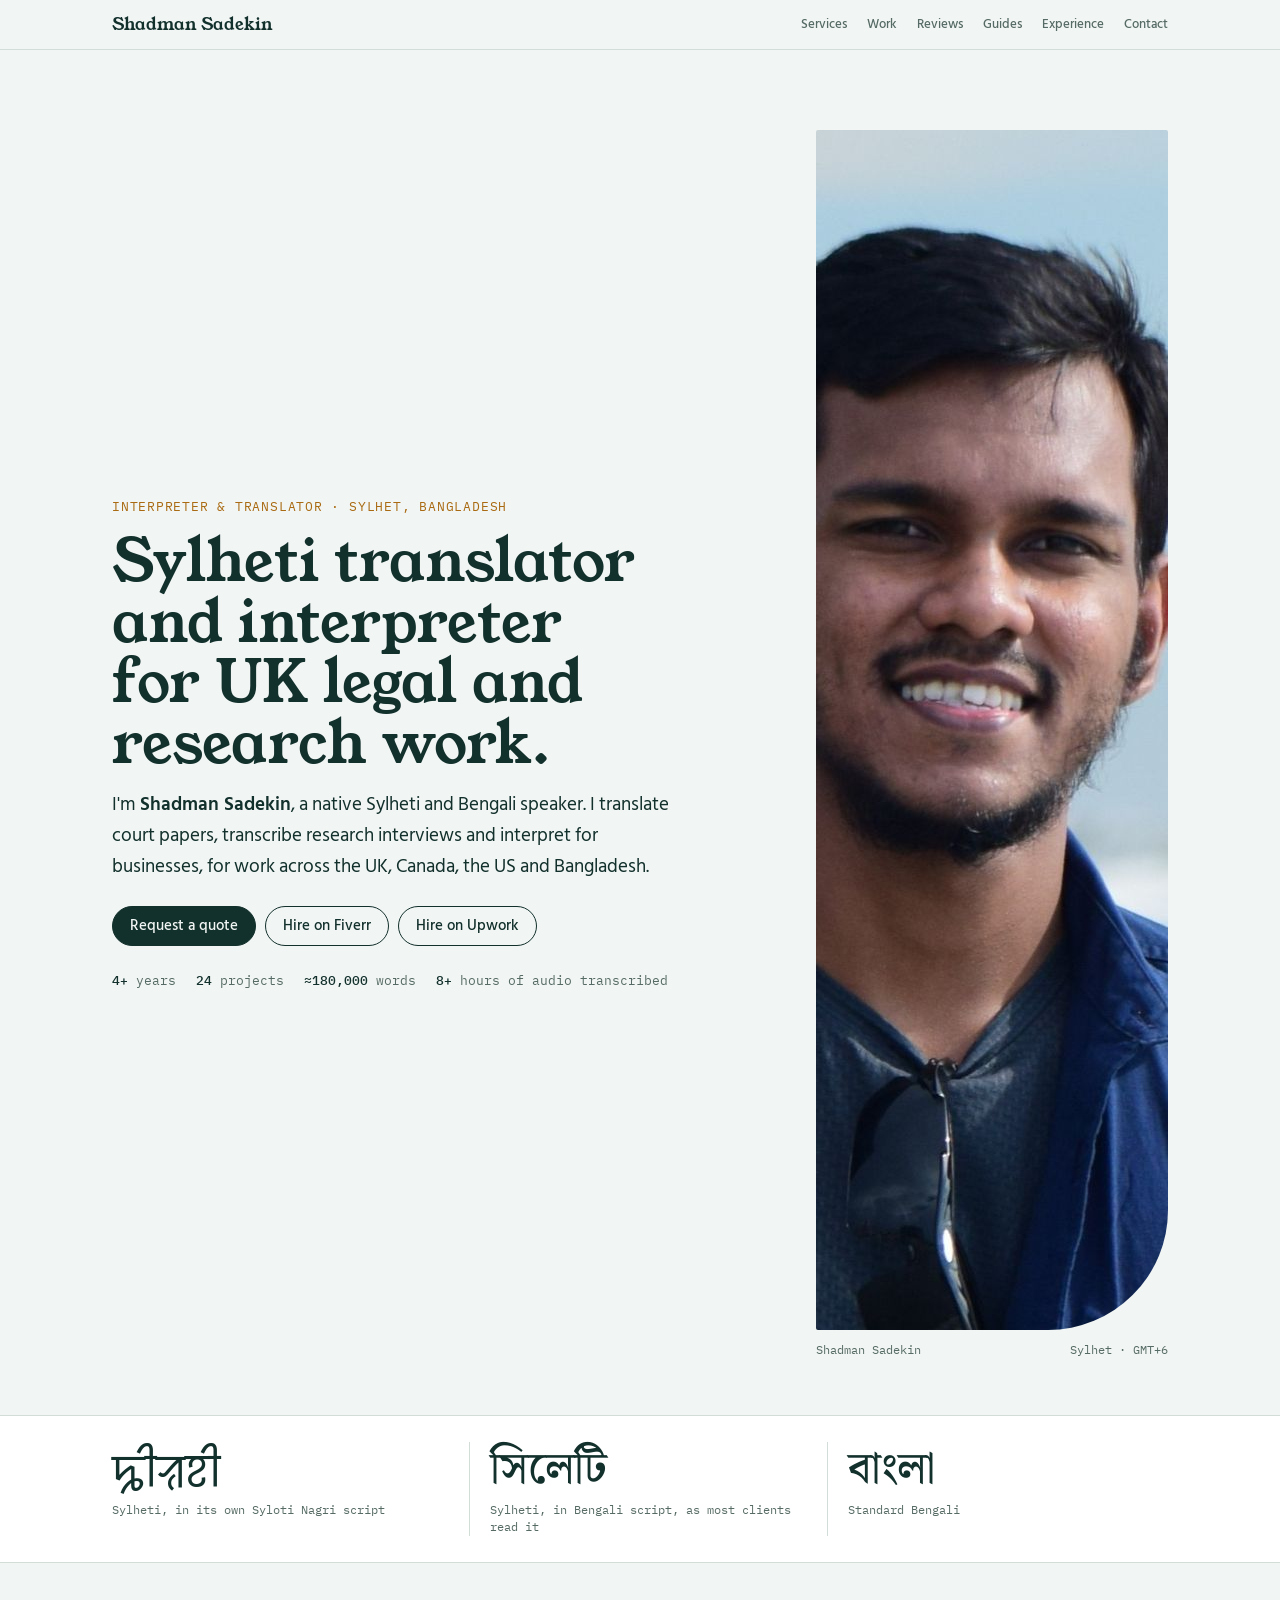
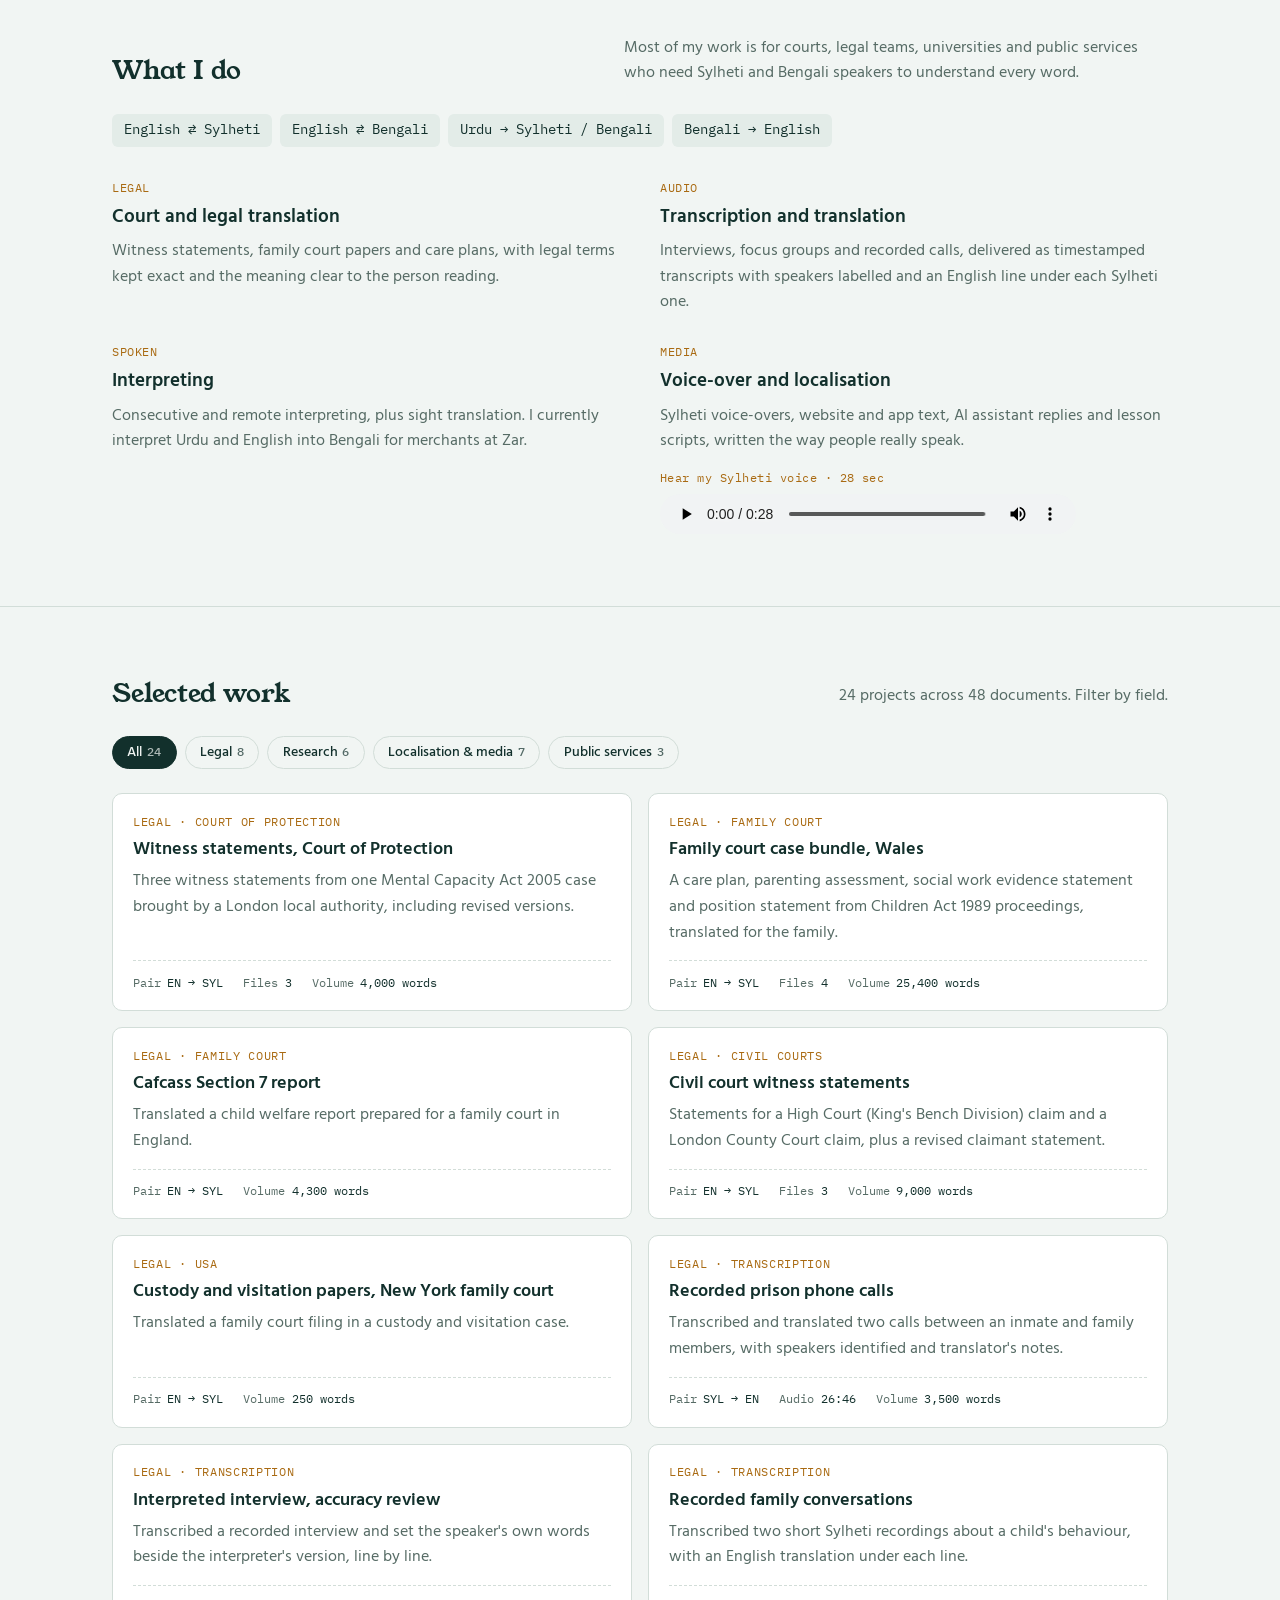
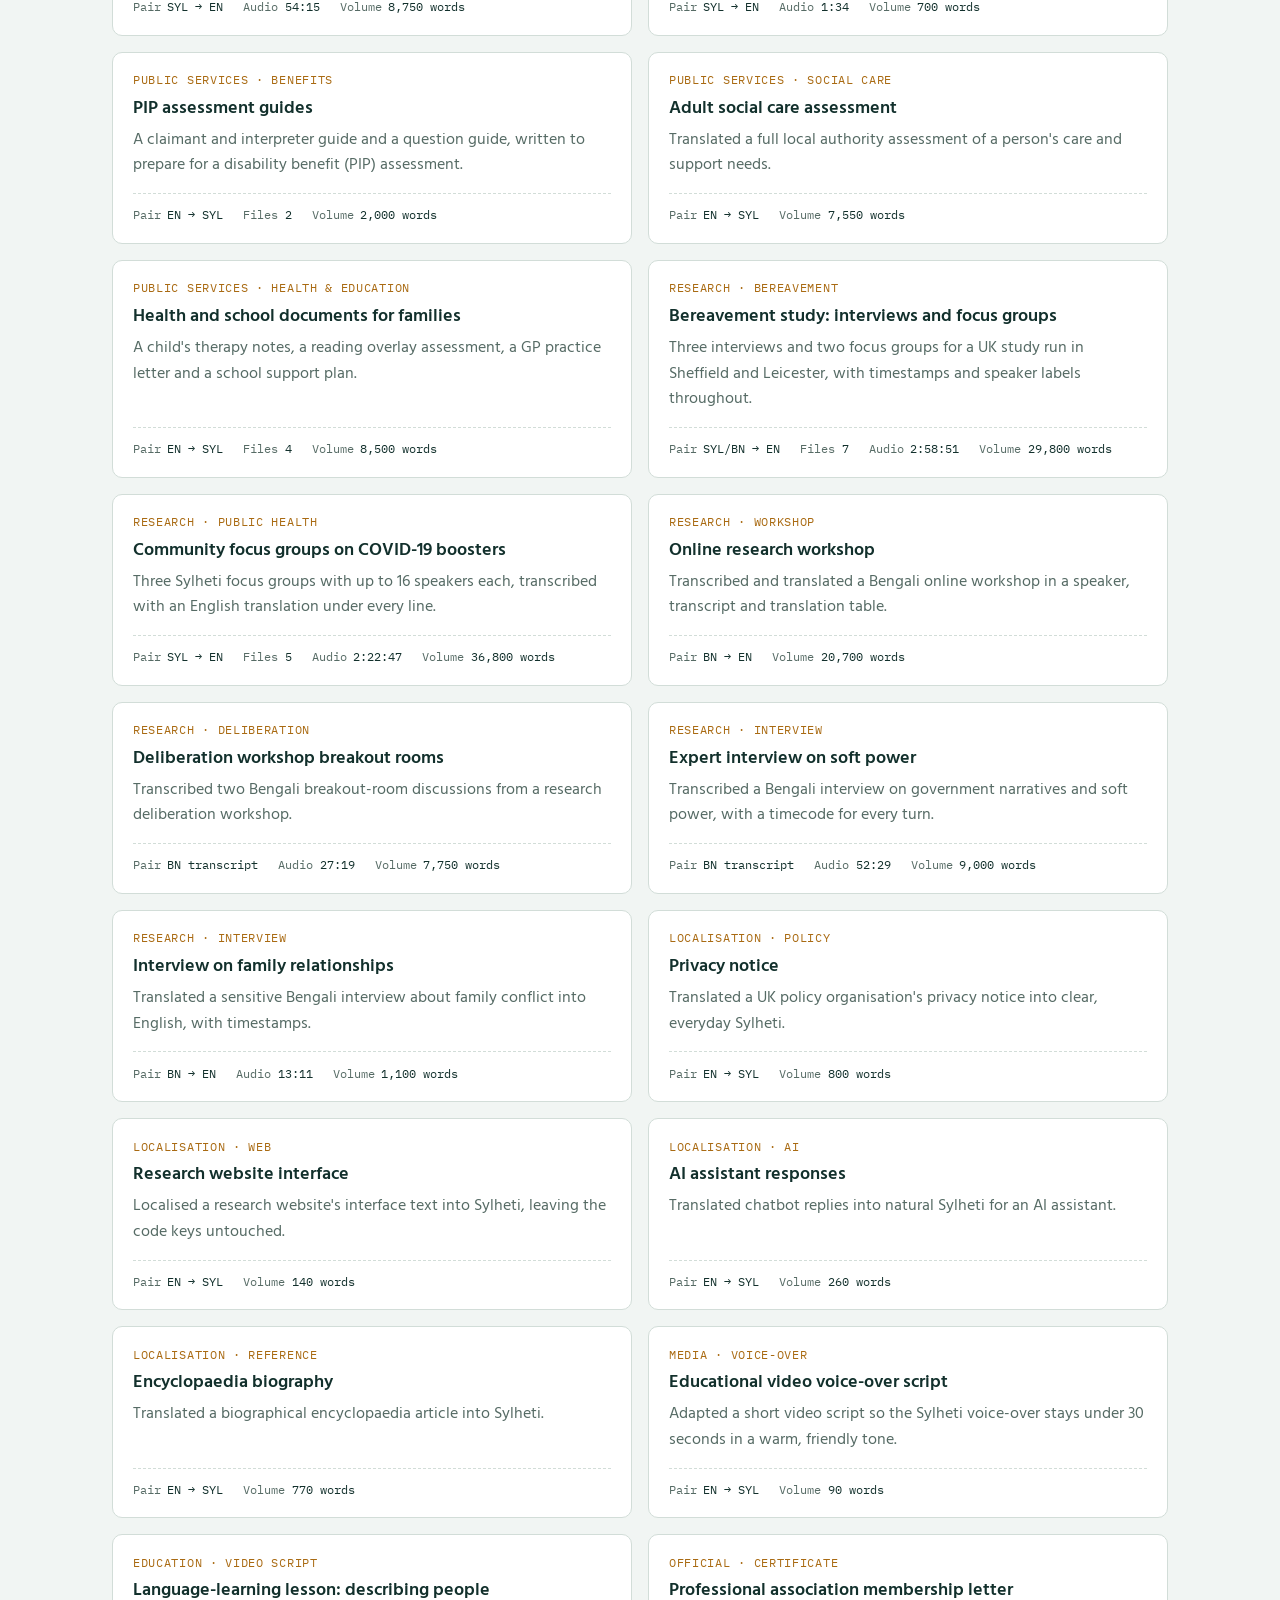
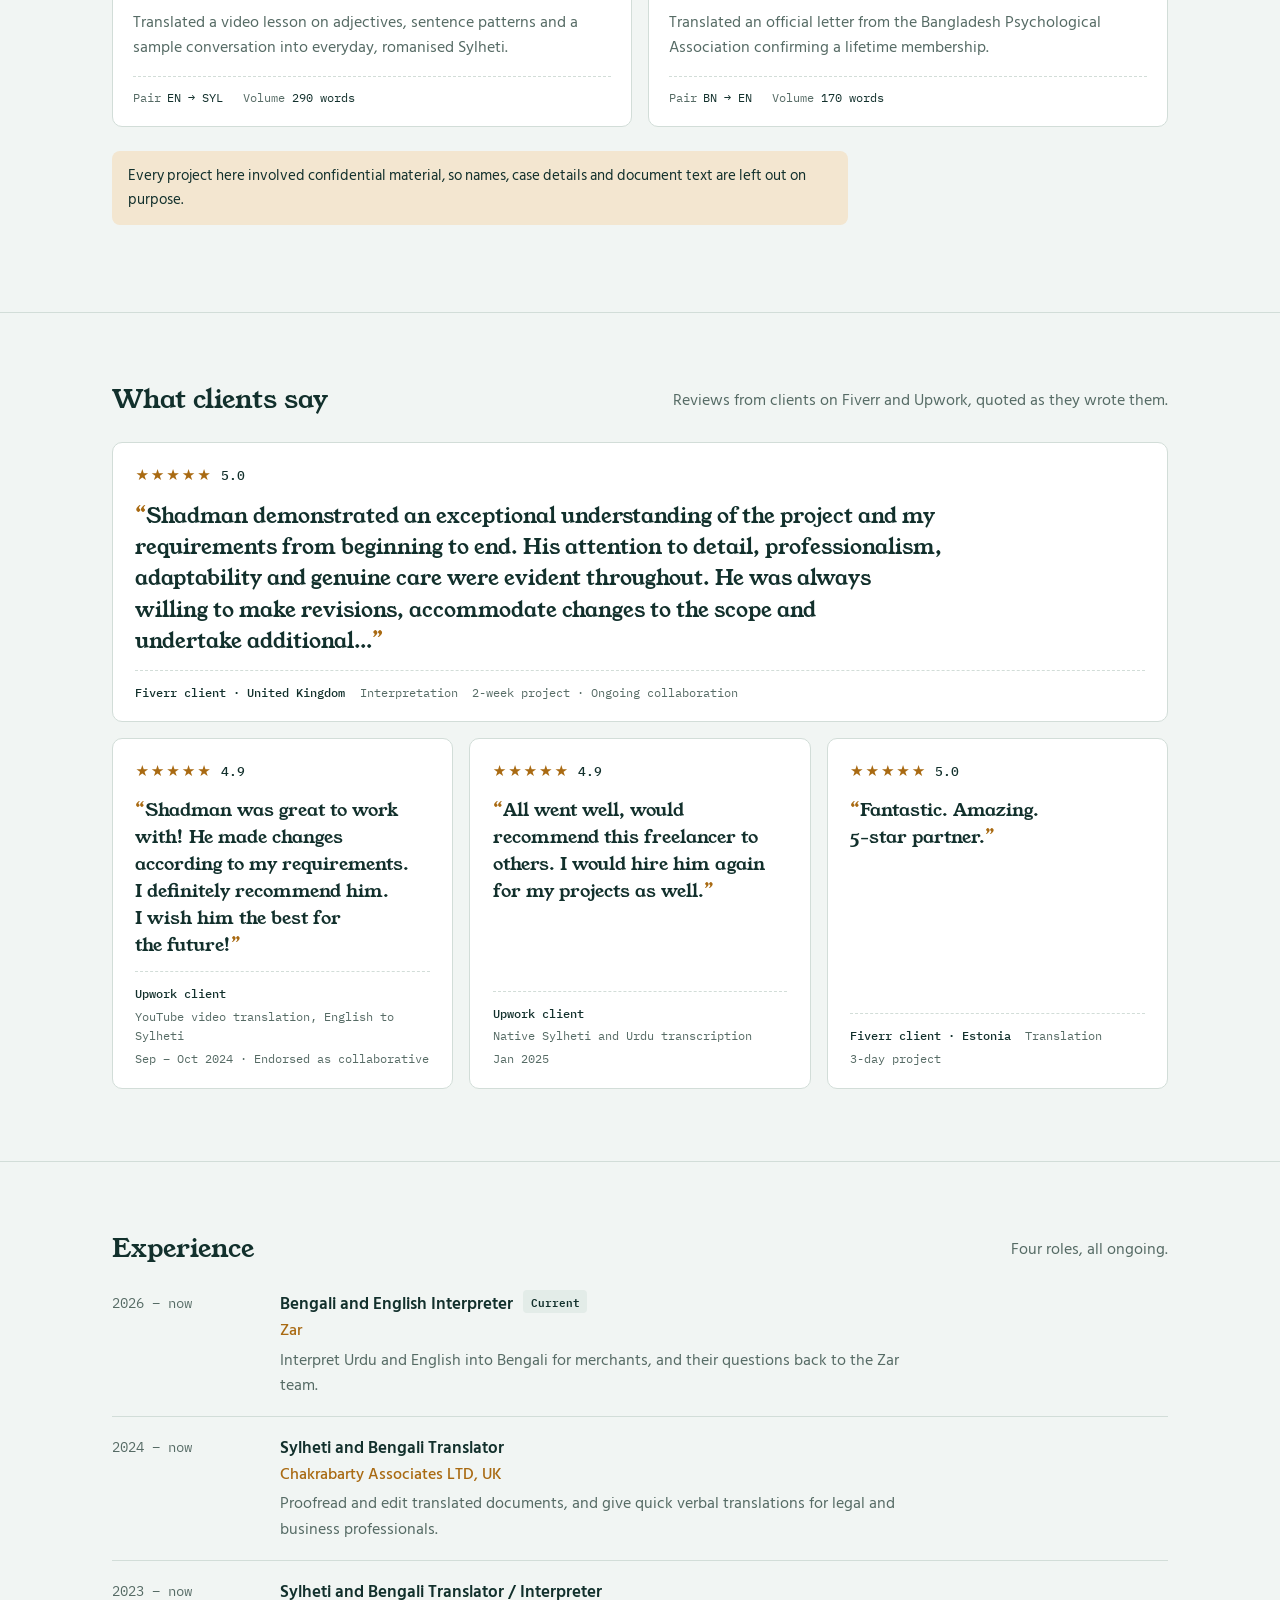
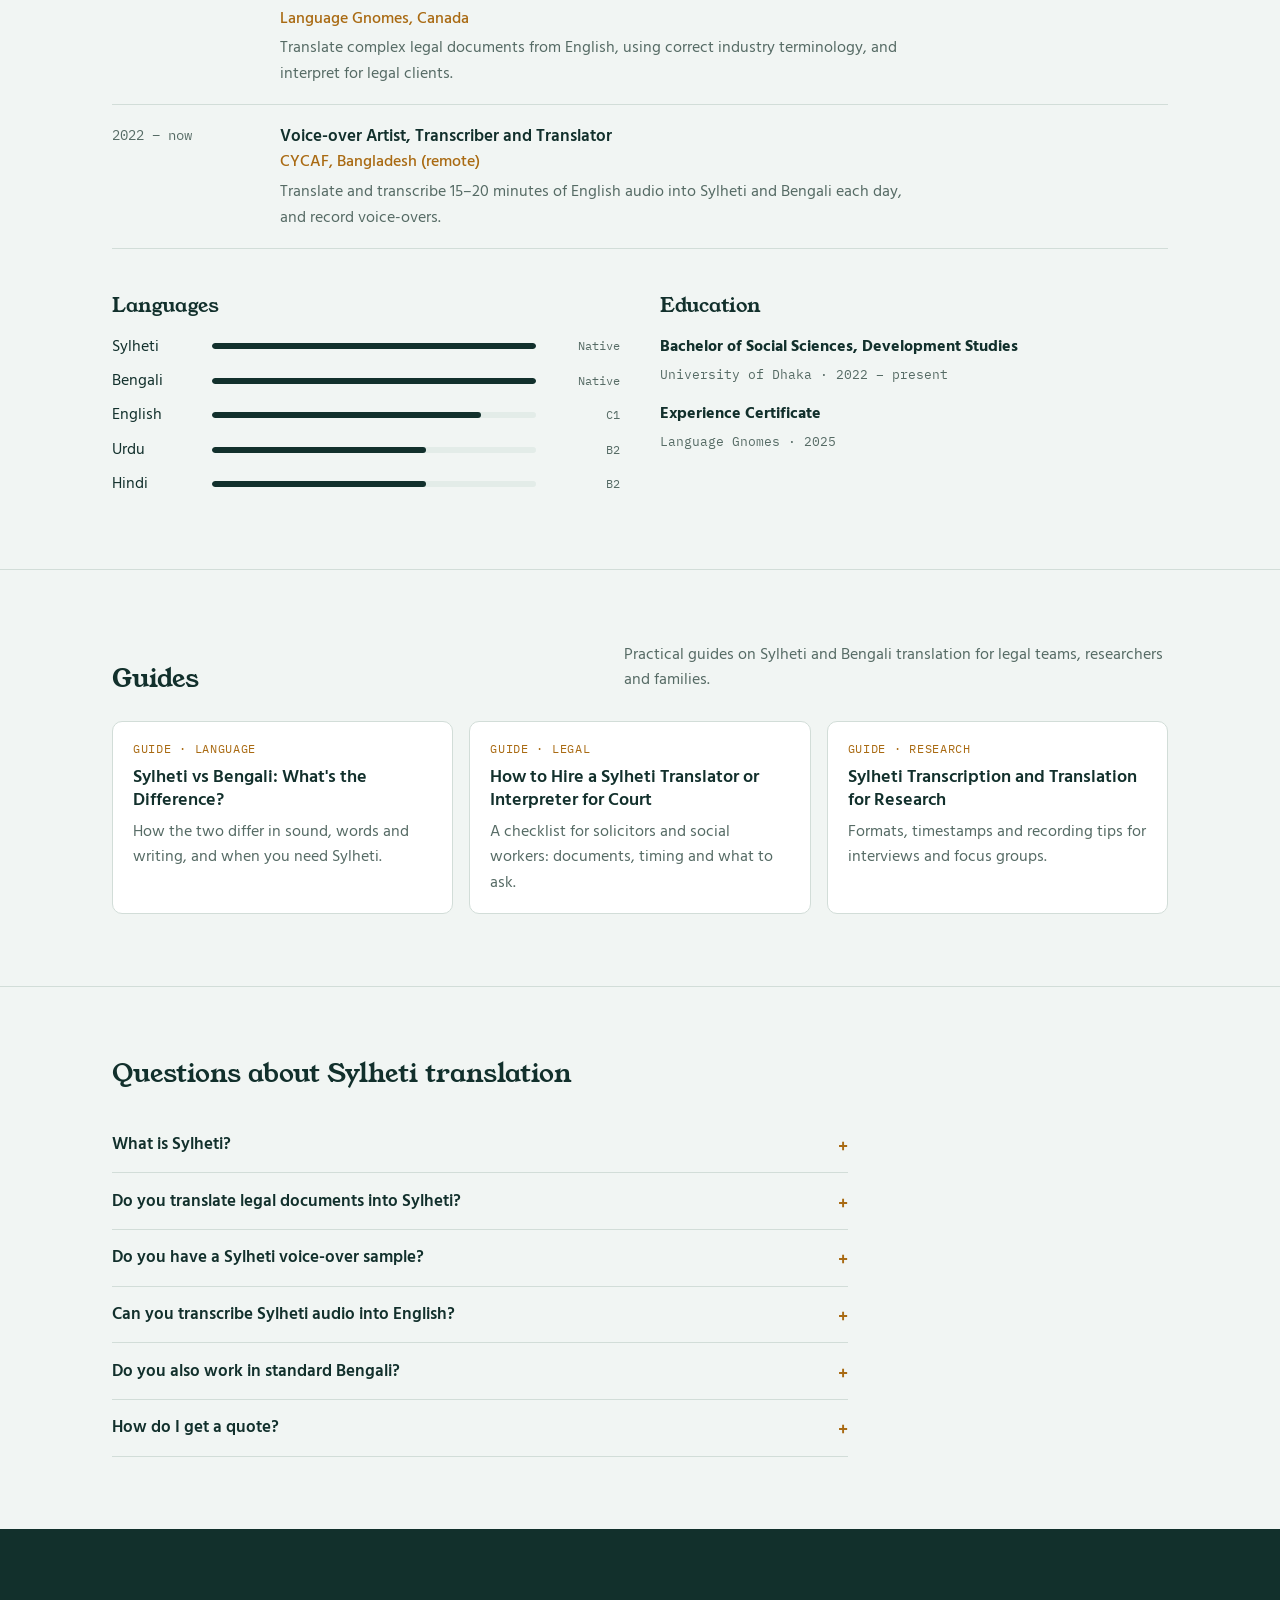
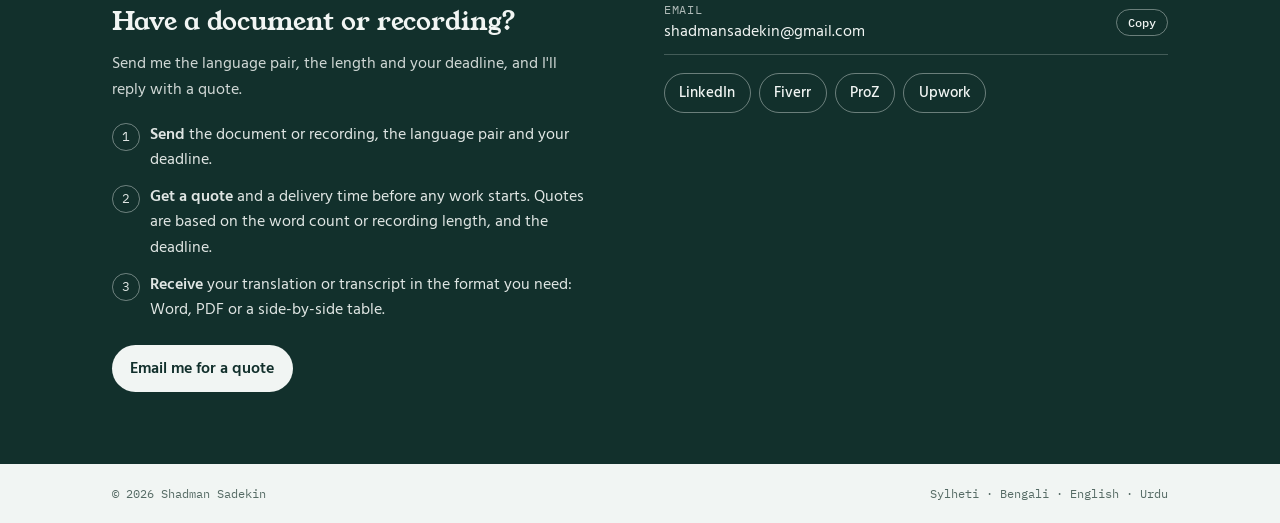
<file: index.html>
<!doctype html>
<html lang="en">
<head>
<meta charset="utf-8">
<meta name="viewport" content="width=device-width, initial-scale=1, viewport-fit=cover">
<!-- Google tag (gtag.js) -->
<script async src="https://www.googletagmanager.com/gtag/js?id=G-CPZN73QJC6"></script>
<script>
  window.dataLayer = window.dataLayer || [];
  function gtag(){dataLayer.push(arguments);}
  gtag('js', new Date());
  gtag('config', 'G-CPZN73QJC6');
</script>
<title>Sylheti & Bengali Translator, Interpreter | Shadman Sadekin</title>
<meta name="description" content="Native Sylheti and Bengali translator for UK courts, councils and researchers: witness statements, care plans and focus group transcripts. Request a quote.">
<meta name="author" content="Shadman Sadekin">
<link rel="canonical" href="https://shadmansadekin-sylheti-bengali.netlify.app/">
<meta name="robots" content="index, follow">
<meta property="og:type" content="profile">
<meta property="og:title" content="Sylheti & Bengali Translator, Interpreter | Shadman Sadekin">
<meta property="og:description" content="Native Sylheti and Bengali translator for UK courts, councils and researchers: witness statements, care plans and focus group transcripts. Request a quote.">
<meta property="og:url" content="https://shadmansadekin-sylheti-bengali.netlify.app/">
<meta property="og:image" content="https://shadmansadekin-sylheti-bengali.netlify.app/shadman-sadekin-sylheti-translator.jpg">
<meta property="og:image:alt" content="Shadman Sadekin, Sylheti translator">
<meta property="profile:first_name" content="Shadman">
<meta property="profile:last_name" content="Sadekin">
<meta name="twitter:card" content="summary">
<meta name="twitter:title" content="Sylheti & Bengali Translator, Interpreter | Shadman Sadekin">
<meta name="twitter:description" content="Native Sylheti and Bengali translator for UK courts, councils and researchers: witness statements, care plans and focus group transcripts. Request a quote.">
<meta name="twitter:image" content="https://shadmansadekin-sylheti-bengali.netlify.app/shadman-sadekin-sylheti-translator.jpg">
<link rel="icon" href="favicon.svg" type="image/svg+xml">
<script type="application/ld+json">
[
 {
  "@context": "https://schema.org",
  "@type": "Person",
  "@id": "https://shadmansadekin-sylheti-bengali.netlify.app/#person",
  "name": "Shadman Sadekin",
  "jobTitle": "Sylheti and Bengali Translator and Interpreter",
  "url": "https://shadmansadekin-sylheti-bengali.netlify.app/",
  "image": "https://shadmansadekin-sylheti-bengali.netlify.app/shadman-sadekin-sylheti-translator.jpg",
  "email": "mailto:shadmansadekin@gmail.com",
  "address": {
   "@type": "PostalAddress",
   "addressLocality": "Sylhet",
   "postalCode": "3100",
   "addressCountry": "BD"
  },
  "knowsLanguage": [
   "Sylheti",
   "Bengali",
   "English",
   "Urdu",
   "Hindi"
  ],
  "alumniOf": {
   "@type": "CollegeOrUniversity",
   "name": "University of Dhaka"
  },
  "sameAs": [
   "https://www.linkedin.com/in/shadman-sadekin-sylheti-translator/",
   "https://www.fiverr.com/shadmansadekin",
   "https://www.proz.com/profile/4328783",
   "https://www.upwork.com/freelancers/~0106fdbb186510ec1e"
  ]
 },
 {
  "@context": "https://schema.org",
  "@type": "ProfessionalService",
  "name": "Shadman Sadekin – Sylheti Translation and Interpreting",
  "url": "https://shadmansadekin-sylheti-bengali.netlify.app/",
  "image": "https://shadmansadekin-sylheti-bengali.netlify.app/shadman-sadekin-sylheti-translator.jpg",
  "email": "shadmansadekin@gmail.com",
  "founder": {
   "@id": "https://shadmansadekin-sylheti-bengali.netlify.app/#person"
  },
  "address": {
   "@type": "PostalAddress",
   "addressLocality": "Sylhet",
   "postalCode": "3100",
   "addressCountry": "BD"
  },
  "areaServed": [
   "United Kingdom",
   "United States",
   "Canada",
   "Bangladesh"
  ],
  "availableLanguage": [
   "Sylheti",
   "Bengali",
   "English",
   "Urdu"
  ],
  "serviceType": [
   "Sylheti translation",
   "Sylheti interpreting",
   "Sylheti transcription",
   "Bengali translation",
   "Legal translation",
   "Voice-over"
  ],
  "sameAs": [
   "https://www.linkedin.com/in/shadman-sadekin-sylheti-translator/",
   "https://www.fiverr.com/shadmansadekin",
   "https://www.proz.com/profile/4328783",
   "https://www.upwork.com/freelancers/~0106fdbb186510ec1e"
  ],
  "description": "Native Sylheti and Bengali translator for UK courts, councils and researchers: witness statements, care plans and focus group transcripts. Request a quote.",
  "knowsAbout": [
   "Sylheti",
   "Bengali",
   "Legal translation",
   "Audio transcription",
   "Interpreting"
  ],
  "hasOfferCatalog": {
   "@type": "OfferCatalog",
   "name": "Sylheti and Bengali language services",
   "itemListElement": [
    {
     "@type": "Offer",
     "itemOffered": {
      "@type": "Service",
      "name": "Sylheti legal and court translation",
      "description": "Witness statements, family court bundles, Section 7 reports, care plans and parenting assessments translated from English into Sylheti."
     }
    },
    {
     "@type": "Offer",
     "itemOffered": {
      "@type": "Service",
      "name": "Sylheti and Bengali research transcription",
      "description": "Timestamped, speaker-labelled transcripts of interviews and focus groups, with an English translation under each line."
     }
    },
    {
     "@type": "Offer",
     "itemOffered": {
      "@type": "Service",
      "name": "Sylheti, Bengali and Urdu interpreting",
      "description": "Consecutive, remote and sight interpreting, including Urdu and English into Bengali."
     }
    },
    {
     "@type": "Offer",
     "itemOffered": {
      "@type": "Service",
      "name": "Sylheti voice-over and localisation",
      "description": "Sylheti voice-overs, website and app text, AI assistant replies and video scripts."
     }
    }
   ]
  }
 },
 {
  "@context": "https://schema.org",
  "@type": "FAQPage",
  "mainEntity": [
   {
    "@type": "Question",
    "name": "What is Sylheti?",
    "acceptedAnswer": {
     "@type": "Answer",
     "text": "Sylheti is the language of the Sylhet region in north-east Bangladesh. It is also the main home language of most British Bangladeshi families. It is close to Bengali but different enough that many Sylheti speakers need a Sylheti translator or interpreter, not a standard Bengali one."
    }
   },
   {
    "@type": "Question",
    "name": "Do you translate legal documents into Sylheti?",
    "acceptedAnswer": {
     "@type": "Answer",
     "text": "Yes. I have translated witness statements for the Court of Protection, the High Court and county courts, family court bundles, Cafcass Section 7 reports, care plans and parenting assessments from English into Sylheti."
    }
   },
   {
    "@type": "Question",
    "name": "Do you have a Sylheti voice-over sample?",
    "acceptedAnswer": {
     "@type": "Answer",
     "text": "Yes. You can play a 28-second sample of my Sylheti voice in the Services section of this page."
    }
   },
   {
    "@type": "Question",
    "name": "Can you transcribe Sylheti audio into English?",
    "acceptedAnswer": {
     "@type": "Answer",
     "text": "Yes. I have transcribed more than 8 hours of Sylheti and Bengali interviews, focus groups and recorded calls, delivered as timestamped transcripts with speakers labelled and an English translation under each line."
    }
   },
   {
    "@type": "Question",
    "name": "Do you also work in standard Bengali?",
    "acceptedAnswer": {
     "@type": "Answer",
     "text": "Yes. I am a native speaker of both Sylheti and Bengali, and I translate and interpret between English, Bengali and Urdu."
    }
   },
   {
    "@type": "Question",
    "name": "How do I get a quote?",
    "acceptedAnswer": {
     "@type": "Answer",
     "text": "Email shadmansadekin@gmail.com with the language pair, the length of the document or recording, and your deadline. You can also hire me on Fiverr, Upwork or ProZ."
    }
   }
  ]
 }
]
</script>
<style>
html, body { margin: 0; }
img { max-width: 100%; }
[hidden] { display: none !important; }
:root { padding-top: env(safe-area-inset-top, 0px); padding-bottom: env(safe-area-inset-bottom, 0px); }

.cases.guides { grid-template-columns: repeat(3, minmax(0, 1fr)); }
.case.guide { grid-template-rows: auto auto 1fr; position: relative; }
.case.guide h3 a { text-decoration: none; }
.case.guide h3 a::after { content: ""; position: absolute; inset: 0; border-radius: 10px; }
.case.guide:hover { border-color: var(--accent); }
.case.guide h3 a:focus-visible { outline: none; }
.case.guide:focus-within { outline: 2px solid var(--accent); outline-offset: 3px; }
@media (max-width: 900px) { .cases.guides { grid-template-columns: minmax(0, 1fr); } }
</style>
<link rel="preconnect" href="https://fonts.googleapis.com">
<link rel="preconnect" href="https://fonts.gstatic.com" crossorigin>
<link rel="stylesheet" href="https://fonts.googleapis.com/css2?family=Young+Serif&family=Hind+Siliguri:wght@400;500;600&family=IBM+Plex+Mono:wght@400;500&family=Noto+Sans+Syloti+Nagri&family=Noto+Serif+Bengali:wght@500&display=swap">
<style>
/* Layout: a working translator's file. Hero with portrait, a band of the three scripts he works in,
   then services, a filterable case list, experience and contact, all on one narrow reading column. */
:root {
  --paper: #f1f5f3;      /* tea-garden mist */
  --surface: #ffffff;
  --ink: #12302c;        /* deep tea-leaf green */
  --muted: #566b65;
  --rule: #d2ddd8;
  --accent: #a96a12;     /* saffron ochre */
  --accent-soft: #f3e6d0;
  --chip: #e3ece8;

  --display: "Young Serif", "Georgia", "Times New Roman", serif;
  --body: "Hind Siliguri", "Segoe UI", system-ui, -apple-system, sans-serif;
  --mono: "IBM Plex Mono", ui-monospace, "SFMono-Regular", Menlo, Consolas, monospace;
  --nagri: "Noto Sans Syloti Nagri", serif;
  --bangla: "Noto Serif Bengali", "Hind Siliguri", serif;

  --step--1: 0.8125rem;
  --step-0: 1rem;
  --step-1: 1.2rem;
  --step-2: 1.6rem;
  --step-3: clamp(2.4rem, 6vw, 3.6rem);
  --wrap: 68rem;
}
@media (prefers-color-scheme: dark) {
  :root:not([data-theme="light"]) {
    --paper: #0d1715; --surface: #13211e; --ink: #e2ebe7; --muted: #94a7a1;
    --rule: #24372f; --accent: #e2a447; --accent-soft: #3a2c16; --chip: #1b2d29;
    color-scheme: dark;
  }
}
:root[data-theme="dark"] {
  --paper: #0d1715; --surface: #13211e; --ink: #e2ebe7; --muted: #94a7a1;
  --rule: #24372f; --accent: #e2a447; --accent-soft: #3a2c16; --chip: #1b2d29;
  color-scheme: dark;
}

* { box-sizing: border-box; }
html { scroll-behavior: smooth; }
@media (prefers-reduced-motion: reduce) { html { scroll-behavior: auto; } }
body {
  background: var(--paper);
  color: var(--ink);
  font-family: var(--body);
  font-size: var(--step-0);
  line-height: 1.6;
}
a { color: inherit; }
a:focus-visible, button:focus-visible { outline: 2px solid var(--accent); outline-offset: 3px; border-radius: 4px; }

.wrap {
  max-width: var(--wrap);
  margin-inline: auto;
  padding-left: max(16px, env(safe-area-inset-left, 0px));
  padding-right: max(16px, env(safe-area-inset-right, 0px));
}

/* Top bar */
body::before { content: ""; position: fixed; inset: 0 0 auto; height: env(safe-area-inset-top, 0px); z-index: 10; background: var(--paper); }
.topbar {
  position: sticky; top: env(safe-area-inset-top, 0px); z-index: 5;
  background: color-mix(in srgb, var(--paper) 92%, transparent);
  backdrop-filter: blur(8px);
  border-bottom: 1px solid var(--rule);
}
.topbar .wrap { display: flex; align-items: center; justify-content: space-between; gap: 1rem; padding-block: 0.7rem; }
.brand { font-family: var(--display); font-size: 1.05rem; text-decoration: none; }
.topbar nav { display: flex; gap: 1.25rem; flex-wrap: wrap; }
.topbar nav a { text-decoration: none; font-size: var(--step--1); color: var(--muted); font-weight: 500; }
.topbar nav a:hover { color: var(--ink); }

/* Hero */
.hero .wrap {
  display: grid;
  grid-template-columns: minmax(0, 1.35fr) minmax(0, 1fr);
  gap: clamp(1.5rem, 5vw, 4rem);
  align-items: center;
  padding-block: clamp(2.5rem, 7vw, 5rem) clamp(2rem, 5vw, 3.5rem);
}
.eyebrow {
  font-family: var(--mono); font-size: var(--step--1); letter-spacing: 0.06em; text-transform: uppercase;
  color: var(--accent); margin: 0 0 0.9rem;
}
.hero h1 {
  font-family: var(--display); font-weight: 400; font-size: var(--step-3); line-height: 1.05;
  margin: 0 0 1rem; text-wrap: balance;
}
.hero .lede { font-size: var(--step-1); max-width: 36rem; margin: 0 0 1.5rem; }
.hero .lede strong { font-weight: 600; }
.cta { display: flex; flex-wrap: wrap; gap: 0.6rem; margin-bottom: 1.6rem; }
.btn {
  display: inline-flex; align-items: center; gap: 0.4rem;
  padding: 0.6rem 1.05rem; border-radius: 999px; font-weight: 500; text-decoration: none;
  border: 1px solid var(--ink); font-size: 0.95rem; line-height: 1.2;
}
.btn.primary { background: var(--ink); color: var(--paper); }
.btn.primary:hover { background: var(--accent); border-color: var(--accent); color: var(--paper); }
.btn.ghost:hover { border-color: var(--accent); color: var(--accent); }
.stats {
  font-family: var(--mono); font-size: var(--step--1); color: var(--muted);
  display: flex; flex-wrap: wrap; gap: 0.35rem 1.25rem; margin: 0; padding: 0; list-style: none;
  font-variant-numeric: tabular-nums;
}
.stats b { color: var(--ink); font-weight: 500; }

.portrait { margin: 0; justify-self: end; width: 100%; max-width: 22rem; }
.portrait img {
  display: block; width: 100%; max-width: 100%; aspect-ratio: 4 / 5; object-fit: cover;
  border-radius: 2px 2px 120px 2px;
}
.portrait figcaption {
  font-family: var(--mono); font-size: 0.75rem; color: var(--muted); margin-top: 0.6rem;
  display: flex; justify-content: space-between; gap: 1rem;
}

/* Script band */
.scripts { border-block: 1px solid var(--rule); background: var(--surface); }
.scripts .wrap { display: grid; grid-template-columns: repeat(3, minmax(0, 1fr)); padding-block: 1.6rem; gap: 1rem; }
.specimen { display: grid; gap: 0.3rem; align-content: start; }
.specimen + .specimen { border-left: 1px solid var(--rule); padding-left: 1.25rem; }
.glyphs { font-size: clamp(1.9rem, 5vw, 2.8rem); line-height: 1.25; }
.glyphs.nagri { font-family: var(--nagri); }
.glyphs.bangla { font-family: var(--bangla); font-weight: 500; }
.specimen small { font-family: var(--mono); font-size: 0.75rem; color: var(--muted); line-height: 1.4; }

/* Sections */
section.block { padding-block: clamp(2.75rem, 7vw, 4.5rem); }
section.block + section.block { border-top: 1px solid var(--rule); }
.sec-head { display: flex; justify-content: space-between; align-items: end; gap: 1rem 2rem; flex-wrap: wrap; margin-bottom: 1.75rem; }
.sec-head h2 { font-family: var(--display); font-weight: 400; font-size: var(--step-2); margin: 0; line-height: 1.15; text-wrap: balance; }
.sec-head p { margin: 0; color: var(--muted); max-width: 34rem; }

/* Pairs */
.pairs { display: flex; flex-wrap: wrap; gap: 0.5rem; margin: 0 0 2rem; padding: 0; list-style: none; }
.pairs li {
  font-family: var(--mono); font-size: 0.85rem; background: var(--chip); padding: 0.35rem 0.75rem; border-radius: 6px;
}

/* Services */
.services { display: grid; grid-template-columns: repeat(2, minmax(0, 1fr)); gap: 1.75rem 2.5rem; }
.service h3 { font-size: var(--step-1); font-weight: 600; margin: 0 0 0.35rem; }
.service p { margin: 0; color: var(--muted); max-width: 32rem; }
.service .tag { font-family: var(--mono); font-size: 0.72rem; color: var(--accent); letter-spacing: 0.05em; text-transform: uppercase; display: block; margin-bottom: 0.3rem; }

/* Work */
.filters { display: flex; flex-wrap: wrap; gap: 0.5rem; margin-bottom: 1.5rem; }
.filters button {
  font: 500 0.88rem/1.2 var(--body); color: var(--ink); background: transparent;
  border: 1px solid var(--rule); border-radius: 999px; padding: 0.45rem 0.9rem; cursor: pointer;
}
.filters button:hover { border-color: var(--ink); }
.filters button[aria-pressed="true"] { background: var(--ink); color: var(--paper); border-color: var(--ink); }
.filters button span { font-family: var(--mono); font-size: 0.75rem; opacity: 0.7; margin-left: 0.3rem; }

.cases { list-style: none; margin: 0; padding: 0; display: grid; grid-template-columns: repeat(2, minmax(0, 1fr)); gap: 1rem; }
.case {
  background: var(--surface); border: 1px solid var(--rule); border-radius: 10px;
  padding: 1.15rem 1.25rem 1.1rem; display: grid; grid-template-rows: auto auto 1fr auto; gap: 0.45rem; min-width: 0;
}
.case .kind { font-family: var(--mono); font-size: 0.72rem; letter-spacing: 0.06em; text-transform: uppercase; color: var(--accent); }
.case h3 { margin: 0; font-size: 1.1rem; font-weight: 600; line-height: 1.3; }
.case p { margin: 0; color: var(--muted); }
.case dl {
  margin: 0.5rem 0 0; padding-top: 0.7rem; border-top: 1px dashed var(--rule);
  display: flex; flex-wrap: wrap; gap: 0.4rem 1.25rem; font-family: var(--mono); font-size: 0.78rem;
  font-variant-numeric: tabular-nums;
}
.case dl div { display: flex; gap: 0.4rem; }
.case dt { color: var(--muted); }
.case dd { margin: 0; }
.confidential {
  margin-top: 1.5rem; padding: 0.85rem 1rem; border-radius: 8px; background: var(--accent-soft);
  font-size: 0.92rem; max-width: 46rem;
}

/* Experience */
.timeline { list-style: none; margin: 0; padding: 0; display: grid; gap: 0; }
.timeline li {
  display: grid; grid-template-columns: 9rem minmax(0, 1fr); gap: 1.5rem;
  padding-block: 1.1rem; border-bottom: 1px solid var(--rule);
}
.timeline li:first-child { padding-top: 0; }
.timeline .when { font-family: var(--mono); font-size: 0.85rem; color: var(--muted); padding-top: 0.15rem; font-variant-numeric: tabular-nums; }
.timeline h3 { margin: 0; font-size: 1.05rem; font-weight: 600; }
.timeline .org { color: var(--accent); font-weight: 500; }
.timeline p { margin: 0.25rem 0 0; color: var(--muted); max-width: 40rem; }
.now { font-family: var(--mono); font-size: 0.7rem; background: var(--chip); color: var(--ink); padding: 0.1rem 0.45rem; border-radius: 4px; margin-left: 0.4rem; vertical-align: 2px; }

.two-col { display: grid; grid-template-columns: minmax(0, 1fr) minmax(0, 1fr); gap: 2.5rem; margin-top: 2.5rem; }
.two-col h3 { font-family: var(--display); font-weight: 400; font-size: 1.25rem; margin: 0 0 0.8rem; }
.langs { list-style: none; margin: 0; padding: 0; display: grid; gap: 0.55rem; }
.langs li { display: grid; grid-template-columns: 5.5rem minmax(0, 1fr) auto; align-items: center; gap: 0.75rem; }
.langs .bar { height: 6px; background: var(--chip); border-radius: 3px; overflow: hidden; }
.langs .bar i { display: block; height: 100%; background: var(--ink); border-radius: 3px; }
.langs .lvl { font-family: var(--mono); font-size: 0.78rem; color: var(--muted); min-width: 4.5rem; text-align: right; }
.edu p { margin: 0 0 0.35rem; }
.edu .meta { font-family: var(--mono); font-size: 0.8rem; color: var(--muted); }

/* Contact */
.contact { background: var(--ink); color: var(--paper); }
.contact .wrap { padding-block: clamp(2.75rem, 7vw, 4.5rem); display: grid; grid-template-columns: minmax(0, 1fr) minmax(0, 1fr); gap: 2rem 3rem; }
.contact h2 { font-family: var(--display); font-weight: 400; font-size: var(--step-2); margin: 0 0 0.6rem; }
.contact p { margin: 0; opacity: 0.85; max-width: 30rem; }
.reach { display: grid; gap: 0.7rem; align-content: start; }
.reach-row {
  display: flex; align-items: center; justify-content: space-between; gap: 0.75rem;
  border-bottom: 1px solid color-mix(in srgb, var(--paper) 22%, transparent); padding-bottom: 0.6rem; min-width: 0;
}
.reach-row .label { font-family: var(--mono); font-size: 0.72rem; text-transform: uppercase; letter-spacing: 0.06em; opacity: 0.7; display: block; }
.reach-row .val { font-size: 1rem; overflow-wrap: anywhere; user-select: all; }
.reach-row a.val { text-decoration: none; }
.reach-row a.val:hover { color: var(--accent); }
.copy {
  font: 500 0.78rem/1 var(--mono); background: transparent; color: var(--paper); cursor: pointer;
  border: 1px solid color-mix(in srgb, var(--paper) 40%, transparent); border-radius: 999px; padding: 0.4rem 0.7rem; flex-shrink: 0;
}
.copy:hover { border-color: var(--accent); color: var(--accent); }
.profiles { display: flex; flex-wrap: wrap; gap: 0.5rem; margin-top: 0.4rem; }
.profiles a {
  text-decoration: none; border: 1px solid color-mix(in srgb, var(--paper) 40%, transparent);
  border-radius: 999px; padding: 0.45rem 0.9rem; font-weight: 500; font-size: 0.92rem;
}
.profiles a:hover { border-color: var(--accent); color: var(--accent); }
footer { font-family: var(--mono); font-size: 0.75rem; color: var(--muted); }
footer .wrap { padding-block: 1.25rem; display: flex; justify-content: space-between; gap: 1rem; flex-wrap: wrap; }

.show-all {
  margin-top: 1rem; width: 100%; font: 500 0.95rem/1.2 var(--body); color: var(--ink); background: transparent;
  border: 1px solid var(--ink); border-radius: 999px; padding: 0.75rem 1rem; cursor: pointer;
}
.show-all:hover { border-color: var(--accent); color: var(--accent); }
.show-all:focus-visible { outline: 2px solid var(--accent); outline-offset: 3px; }

@media (max-width: 760px) {
  /* Phone hero: text leads, the portrait becomes a small profile row above it */
  .hero .wrap { grid-template-columns: minmax(0, 1fr); gap: 1.25rem; padding-block: 1.75rem 2.25rem; }
  .portrait { order: -1; justify-self: stretch; max-width: none; display: flex; align-items: center; gap: 0.9rem; }
  .portrait img { width: 4.5rem; height: 4.5rem; aspect-ratio: 1; border-radius: 50%; object-position: 50% 24%; flex: none; }
  .portrait figcaption { margin: 0; flex-direction: column; justify-content: center; gap: 0.15rem; }
  .portrait figcaption span:first-child { font-family: var(--display); font-size: 1.1rem; color: var(--ink); }
  .hero .eyebrow { margin-bottom: 0.6rem; }
  .cta .btn { flex: 1 1 auto; justify-content: center; }
  .services, .cases, .two-col, .contact .wrap { grid-template-columns: minmax(0, 1fr); }
  .timeline li { grid-template-columns: minmax(0, 1fr); gap: 0.2rem; }
  .topbar nav { gap: 0.9rem; }
}
@media (max-width: 520px) {
  /* Keep the three scripts on one row instead of a tall stack */
  .scripts .wrap { gap: 0.75rem; padding-block: 1.1rem; }
  .specimen + .specimen { padding-left: 0.75rem; }
  .glyphs { font-size: 1.6rem; }
  .specimen small { font-size: 0.66rem; }
  .topbar nav a.opt { display: none; }
}

.voice { margin-top: 0.9rem; display: grid; gap: 0.4rem; max-width: 26rem; }
.voice-label { font-family: var(--mono); font-size: 0.75rem; color: var(--accent); letter-spacing: 0.04em; }
.voice audio { width: 100%; max-width: 100%; height: 40px; }

.reviews { display: grid; grid-template-columns: repeat(3, minmax(0, 1fr)); gap: 1rem; }
.review {
  margin: 0; background: var(--surface); border: 1px solid var(--rule); border-radius: 10px;
  padding: 1.3rem 1.4rem 1.2rem; display: grid; grid-template-rows: auto 1fr auto; gap: 0.8rem; min-width: 0;
}
.review:first-child { grid-column: 1 / -1; }
.stars { display: flex; align-items: center; gap: 0.5rem; color: var(--accent); letter-spacing: 0.12em; font-size: 0.95rem; }
.stars b { font-family: var(--mono); font-weight: 500; font-size: 0.8rem; color: var(--ink); letter-spacing: 0; }
.review blockquote { margin: 0; }
.review blockquote p { margin: 0; font-family: var(--display); font-size: 1.12rem; line-height: 1.5; text-wrap: pretty; }
.review:first-child blockquote p { font-size: 1.3rem; max-width: 52rem; }
.review blockquote p::before { content: "\201C"; color: var(--accent); }
.review blockquote p::after { content: "\201D"; color: var(--accent); }
.review figcaption {
  display: flex; flex-wrap: wrap; gap: 0.2rem 0.9rem; padding-top: 0.75rem; border-top: 1px dashed var(--rule);
  font-family: var(--mono); font-size: 0.76rem; color: var(--muted);
}
.review figcaption strong { color: var(--ink); font-weight: 500; }
@media (max-width: 900px) {
  .reviews { grid-template-columns: minmax(0, 1fr); }
}

.faqs { display: grid; gap: 0; max-width: 46rem; }
.faq { border-bottom: 1px solid var(--rule); padding-block: 0.9rem; }
.faq summary { cursor: pointer; font-weight: 600; font-size: 1.05rem; list-style: none; display: flex; justify-content: space-between; gap: 1rem; }
.faq summary::-webkit-details-marker { display: none; }
.faq summary::after { content: "+"; font-family: var(--mono); color: var(--accent); }
.faq[open] summary::after { content: "–"; }
.faq p { margin: 0.5rem 0 0; color: var(--muted); }

.steps { list-style: none; counter-reset: step; margin: 1.2rem 0 1.4rem; padding: 0; display: grid; gap: 0.7rem; max-width: 30rem; }
.steps li { counter-increment: step; display: grid; grid-template-columns: 1.8rem minmax(0, 1fr); gap: 0.6rem; opacity: 0.92; }
.steps li::before {
  content: counter(step); font-family: var(--mono); font-size: 0.8rem; width: 1.6rem; height: 1.6rem; border-radius: 50%;
  display: grid; place-items: center; border: 1px solid color-mix(in srgb, var(--paper) 45%, transparent); margin-top: 0.1rem;
}
.steps b { font-weight: 600; }
.quote-btn {
  display: inline-flex; align-items: center; padding: 0.65rem 1.15rem; border-radius: 999px; font-weight: 600; text-decoration: none;
  background: var(--paper); color: var(--ink);
}
.quote-btn:hover { background: var(--accent); color: var(--paper); }
.quote-btn:focus-visible { outline: 2px solid var(--accent); outline-offset: 3px; }
</style>

</head>
<body>
<header class="topbar">
  <div class="wrap">
    <a class="brand" href="#top">Shadman Sadekin</a>
    <nav aria-label="Sections">
      <a href="#services" class="opt">Services</a>
      <a href="#work">Work</a>
      <a href="#reviews" class="opt">Reviews</a>
      <a href="#guides" class="opt">Guides</a>
      <a href="#experience">Experience</a>
      <a href="#contact">Contact</a>
    </nav>
  </div>
</header>

<main id="top">
  <section class="hero">
    <div class="wrap">
      <div>
        <p class="eyebrow">Interpreter &amp; Translator · Sylhet, Bangladesh</p>
        <h1>Sylheti translator and interpreter for UK legal and research work.</h1>
        <p class="lede">I'm <strong>Shadman Sadekin</strong>, a native Sylheti and Bengali speaker. I translate court papers, transcribe research interviews and interpret for businesses, for work across the UK, Canada, the US and Bangladesh.</p>
        <div class="cta">
          <a class="btn primary" href="#contact">Request a quote</a>
          <a class="btn ghost" href="https://www.fiverr.com/shadmansadekin" target="_blank" rel="noopener">Hire on Fiverr</a>
          <a class="btn ghost" href="https://www.upwork.com/freelancers/~0106fdbb186510ec1e" target="_blank" rel="noopener">Hire on Upwork</a>
        </div>
        <ul class="stats" aria-label="Portfolio at a glance">
          <li><b>4+</b> years</li>
          <li><b>24</b> projects</li>
          <li><b>≈180,000</b> words</li>
          <li><b>8+</b> hours of audio transcribed</li>
        </ul>
      </div>
      <figure class="portrait">
        <img src="shadman-sadekin-sylheti-translator.jpg" alt="Shadman Sadekin, Sylheti and Bengali translator and interpreter from Sylhet, Bangladesh" width="960" height="1200">
        <figcaption><span>Shadman Sadekin</span><span>Sylhet · GMT+6</span></figcaption>
      </figure>
    </div>
  </section>

  <div class="scripts" aria-label="The languages and scripts I work in">
    <div class="wrap">
      <div class="specimen">
        <span class="glyphs nagri" lang="syl-Sylo">ꠍꠤꠟꠐꠤ</span>
        <small>Sylheti, in its own Syloti Nagri script</small>
      </div>
      <div class="specimen">
        <span class="glyphs bangla" lang="syl-Beng">সিলেটি</span>
        <small>Sylheti, in Bengali script, as most clients read it</small>
      </div>
      <div class="specimen">
        <span class="glyphs bangla" lang="bn">বাংলা</span>
        <small>Standard Bengali</small>
      </div>
    </div>
  </div>

  <section class="block" id="services">
    <div class="wrap">
      <div class="sec-head">
        <h2>What I do</h2>
        <p>Most of my work is for courts, legal teams, universities and public services who need Sylheti and Bengali speakers to understand every word.</p>
      </div>
      <ul class="pairs" aria-label="Language pairs">
        <li>English ⇄ Sylheti</li>
        <li>English ⇄ Bengali</li>
        <li>Urdu → Sylheti / Bengali</li>
        <li>Bengali → English</li>
      </ul>
      <div class="services">
        <div class="service">
          <span class="tag">Legal</span>
          <h3>Court and legal translation</h3>
          <p>Witness statements, family court papers and care plans, with legal terms kept exact and the meaning clear to the person reading.</p>
        </div>
        <div class="service">
          <span class="tag">Audio</span>
          <h3>Transcription and translation</h3>
          <p>Interviews, focus groups and recorded calls, delivered as timestamped transcripts with speakers labelled and an English line under each Sylheti one.</p>
        </div>
        <div class="service">
          <span class="tag">Spoken</span>
          <h3>Interpreting</h3>
          <p>Consecutive and remote interpreting, plus sight translation. I currently interpret Urdu and English into Bengali for merchants at Zar.</p>
        </div>
        <div class="service">
          <span class="tag">Media</span>
          <h3>Voice-over and localisation</h3>
          <p>Sylheti voice-overs, website and app text, AI assistant replies and lesson scripts, written the way people really speak.</p>
          <div class="voice">
            <span class="voice-label">Hear my Sylheti voice · 28 sec</span>
            <audio id="voice-sample" controls preload="metadata" src="shadman-sadekin-sylheti-voice-sample.mp3">Your browser can't play this audio sample.</audio>
          </div>
        </div>
      </div>
    </div>
  </section>

  <section class="block" id="work">
    <div class="wrap">
      <div class="sec-head">
        <h2>Selected work</h2>
        <p>24 projects across 48 documents. Filter by field.</p>
      </div>
      <div class="filters" role="group" aria-label="Filter projects by field">
        <button type="button" id="f-all" data-filter="all" aria-pressed="true">All<span>24</span></button>
        <button type="button" id="f-legal" data-filter="legal" aria-pressed="false">Legal<span>8</span></button>
        <button type="button" id="f-research" data-filter="research" aria-pressed="false">Research<span>6</span></button>
        <button type="button" id="f-local" data-filter="local" aria-pressed="false">Localisation &amp; media<span>7</span></button>
        <button type="button" id="f-public" data-filter="public" aria-pressed="false">Public services<span>3</span></button>
      </div>

      <ul class="cases" id="cases">
        <li class="case" data-cat="legal">
          <span class="kind">Legal · Court of Protection</span>
          <h3>Witness statements, Court of Protection</h3>
          <p>Three witness statements from one Mental Capacity Act 2005 case brought by a London local authority, including revised versions.</p>
          <dl><div><dt>Pair</dt><dd>EN → SYL</dd></div><div><dt>Files</dt><dd>3</dd></div><div><dt>Volume</dt><dd>4,000 words</dd></div></dl>
        </li>
        <li class="case" data-cat="legal">
          <span class="kind">Legal · Family court</span>
          <h3>Family court case bundle, Wales</h3>
          <p>A care plan, parenting assessment, social work evidence statement and position statement from Children Act 1989 proceedings, translated for the family.</p>
          <dl><div><dt>Pair</dt><dd>EN → SYL</dd></div><div><dt>Files</dt><dd>4</dd></div><div><dt>Volume</dt><dd>25,400 words</dd></div></dl>
        </li>
        <li class="case" data-cat="legal">
          <span class="kind">Legal · Family court</span>
          <h3>Cafcass Section 7 report</h3>
          <p>Translated a child welfare report prepared for a family court in England.</p>
          <dl><div><dt>Pair</dt><dd>EN → SYL</dd></div><div><dt>Volume</dt><dd>4,300 words</dd></div></dl>
        </li>
        <li class="case" data-cat="legal">
          <span class="kind">Legal · Civil courts</span>
          <h3>Civil court witness statements</h3>
          <p>Statements for a High Court (King's Bench Division) claim and a London County Court claim, plus a revised claimant statement.</p>
          <dl><div><dt>Pair</dt><dd>EN → SYL</dd></div><div><dt>Files</dt><dd>3</dd></div><div><dt>Volume</dt><dd>9,000 words</dd></div></dl>
        </li>
        <li class="case" data-cat="legal">
          <span class="kind">Legal · USA</span>
          <h3>Custody and visitation papers, New York family court</h3>
          <p>Translated a family court filing in a custody and visitation case.</p>
          <dl><div><dt>Pair</dt><dd>EN → SYL</dd></div><div><dt>Volume</dt><dd>250 words</dd></div></dl>
        </li>
        <li class="case" data-cat="legal">
          <span class="kind">Legal · Transcription</span>
          <h3>Recorded prison phone calls</h3>
          <p>Transcribed and translated two calls between an inmate and family members, with speakers identified and translator's notes.</p>
          <dl><div><dt>Pair</dt><dd>SYL → EN</dd></div><div><dt>Audio</dt><dd>26:46</dd></div><div><dt>Volume</dt><dd>3,500 words</dd></div></dl>
        </li>
        <li class="case" data-cat="legal">
          <span class="kind">Legal · Transcription</span>
          <h3>Interpreted interview, accuracy review</h3>
          <p>Transcribed a recorded interview and set the speaker's own words beside the interpreter's version, line by line.</p>
          <dl><div><dt>Pair</dt><dd>SYL → EN</dd></div><div><dt>Audio</dt><dd>54:15</dd></div><div><dt>Volume</dt><dd>8,750 words</dd></div></dl>
        </li>
        <li class="case" data-cat="legal">
          <span class="kind">Legal · Transcription</span>
          <h3>Recorded family conversations</h3>
          <p>Transcribed two short Sylheti recordings about a child's behaviour, with an English translation under each line.</p>
          <dl><div><dt>Pair</dt><dd>SYL → EN</dd></div><div><dt>Audio</dt><dd>1:34</dd></div><div><dt>Volume</dt><dd>700 words</dd></div></dl>
        </li>
        <li class="case" data-cat="public">
          <span class="kind">Public services · Benefits</span>
          <h3>PIP assessment guides</h3>
          <p>A claimant and interpreter guide and a question guide, written to prepare for a disability benefit (PIP) assessment.</p>
          <dl><div><dt>Pair</dt><dd>EN → SYL</dd></div><div><dt>Files</dt><dd>2</dd></div><div><dt>Volume</dt><dd>2,000 words</dd></div></dl>
        </li>
        <li class="case" data-cat="public">
          <span class="kind">Public services · Social care</span>
          <h3>Adult social care assessment</h3>
          <p>Translated a full local authority assessment of a person's care and support needs.</p>
          <dl><div><dt>Pair</dt><dd>EN → SYL</dd></div><div><dt>Volume</dt><dd>7,550 words</dd></div></dl>
        </li>
        <li class="case" data-cat="public">
          <span class="kind">Public services · Health & education</span>
          <h3>Health and school documents for families</h3>
          <p>A child's therapy notes, a reading overlay assessment, a GP practice letter and a school support plan.</p>
          <dl><div><dt>Pair</dt><dd>EN → SYL</dd></div><div><dt>Files</dt><dd>4</dd></div><div><dt>Volume</dt><dd>8,500 words</dd></div></dl>
        </li>
        <li class="case" data-cat="research">
          <span class="kind">Research · Bereavement</span>
          <h3>Bereavement study: interviews and focus groups</h3>
          <p>Three interviews and two focus groups for a UK study run in Sheffield and Leicester, with timestamps and speaker labels throughout.</p>
          <dl><div><dt>Pair</dt><dd>SYL/BN → EN</dd></div><div><dt>Files</dt><dd>7</dd></div><div><dt>Audio</dt><dd>2:58:51</dd></div><div><dt>Volume</dt><dd>29,800 words</dd></div></dl>
        </li>
        <li class="case" data-cat="research">
          <span class="kind">Research · Public health</span>
          <h3>Community focus groups on COVID-19 boosters</h3>
          <p>Three Sylheti focus groups with up to 16 speakers each, transcribed with an English translation under every line.</p>
          <dl><div><dt>Pair</dt><dd>SYL → EN</dd></div><div><dt>Files</dt><dd>5</dd></div><div><dt>Audio</dt><dd>2:22:47</dd></div><div><dt>Volume</dt><dd>36,800 words</dd></div></dl>
        </li>
        <li class="case" data-cat="research">
          <span class="kind">Research · Workshop</span>
          <h3>Online research workshop</h3>
          <p>Transcribed and translated a Bengali online workshop in a speaker, transcript and translation table.</p>
          <dl><div><dt>Pair</dt><dd>BN → EN</dd></div><div><dt>Volume</dt><dd>20,700 words</dd></div></dl>
        </li>
        <li class="case" data-cat="research">
          <span class="kind">Research · Deliberation</span>
          <h3>Deliberation workshop breakout rooms</h3>
          <p>Transcribed two Bengali breakout-room discussions from a research deliberation workshop.</p>
          <dl><div><dt>Pair</dt><dd>BN transcript</dd></div><div><dt>Audio</dt><dd>27:19</dd></div><div><dt>Volume</dt><dd>7,750 words</dd></div></dl>
        </li>
        <li class="case" data-cat="research">
          <span class="kind">Research · Interview</span>
          <h3>Expert interview on soft power</h3>
          <p>Transcribed a Bengali interview on government narratives and soft power, with a timecode for every turn.</p>
          <dl><div><dt>Pair</dt><dd>BN transcript</dd></div><div><dt>Audio</dt><dd>52:29</dd></div><div><dt>Volume</dt><dd>9,000 words</dd></div></dl>
        </li>
        <li class="case" data-cat="research">
          <span class="kind">Research · Interview</span>
          <h3>Interview on family relationships</h3>
          <p>Translated a sensitive Bengali interview about family conflict into English, with timestamps.</p>
          <dl><div><dt>Pair</dt><dd>BN → EN</dd></div><div><dt>Audio</dt><dd>13:11</dd></div><div><dt>Volume</dt><dd>1,100 words</dd></div></dl>
        </li>
        <li class="case" data-cat="local">
          <span class="kind">Localisation · Policy</span>
          <h3>Privacy notice</h3>
          <p>Translated a UK policy organisation's privacy notice into clear, everyday Sylheti.</p>
          <dl><div><dt>Pair</dt><dd>EN → SYL</dd></div><div><dt>Volume</dt><dd>800 words</dd></div></dl>
        </li>
        <li class="case" data-cat="local">
          <span class="kind">Localisation · Web</span>
          <h3>Research website interface</h3>
          <p>Localised a research website's interface text into Sylheti, leaving the code keys untouched.</p>
          <dl><div><dt>Pair</dt><dd>EN → SYL</dd></div><div><dt>Volume</dt><dd>140 words</dd></div></dl>
        </li>
        <li class="case" data-cat="local">
          <span class="kind">Localisation · AI</span>
          <h3>AI assistant responses</h3>
          <p>Translated chatbot replies into natural Sylheti for an AI assistant.</p>
          <dl><div><dt>Pair</dt><dd>EN → SYL</dd></div><div><dt>Volume</dt><dd>260 words</dd></div></dl>
        </li>
        <li class="case" data-cat="local">
          <span class="kind">Localisation · Reference</span>
          <h3>Encyclopaedia biography</h3>
          <p>Translated a biographical encyclopaedia article into Sylheti.</p>
          <dl><div><dt>Pair</dt><dd>EN → SYL</dd></div><div><dt>Volume</dt><dd>770 words</dd></div></dl>
        </li>
        <li class="case" data-cat="local">
          <span class="kind">Media · Voice-over</span>
          <h3>Educational video voice-over script</h3>
          <p>Adapted a short video script so the Sylheti voice-over stays under 30 seconds in a warm, friendly tone.</p>
          <dl><div><dt>Pair</dt><dd>EN → SYL</dd></div><div><dt>Volume</dt><dd>90 words</dd></div></dl>
        </li>
        <li class="case" data-cat="local">
          <span class="kind">Education · Video script</span>
          <h3>Language-learning lesson: describing people</h3>
          <p>Translated a video lesson on adjectives, sentence patterns and a sample conversation into everyday, romanised Sylheti.</p>
          <dl><div><dt>Pair</dt><dd>EN → SYL</dd></div><div><dt>Volume</dt><dd>290 words</dd></div></dl>
        </li>
        <li class="case" data-cat="local">
          <span class="kind">Official · Certificate</span>
          <h3>Professional association membership letter</h3>
          <p>Translated an official letter from the Bangladesh Psychological Association confirming a lifetime membership.</p>
          <dl><div><dt>Pair</dt><dd>BN → EN</dd></div><div><dt>Volume</dt><dd>170 words</dd></div></dl>
        </li>
      </ul>
      <button type="button" class="show-all" id="show-all" hidden>Show all 24 projects</button>
      <p class="confidential">Every project here involved confidential material, so names, case details and document text are left out on purpose.</p>
    </div>
  </section>

  <section class="block" id="reviews">
    <div class="wrap">
      <div class="sec-head">
        <h2>What clients say</h2>
        <p>Reviews from clients on Fiverr and Upwork, quoted as they wrote them.</p>
      </div>
      <div class="reviews">
        <figure class="review">
          <div class="stars" role="img" aria-label="Rated 5.0 out of 5"><span aria-hidden="true">★★★★★</span><b>5.0</b></div>
          <blockquote><p>Shadman demonstrated an exceptional understanding of the project and my requirements from beginning to end. His attention to detail, professionalism, adaptability and genuine care were evident throughout. He was always willing to make revisions, accommodate changes to the scope and undertake additional…</p></blockquote>
          <figcaption><strong>Fiverr client · United Kingdom</strong><span>Interpretation</span><span>2-week project · Ongoing collaboration</span></figcaption>
        </figure>
        <figure class="review">
          <div class="stars" role="img" aria-label="Rated 4.9 out of 5"><span aria-hidden="true">★★★★★</span><b>4.9</b></div>
          <blockquote><p>Shadman was great to work with! He made changes according to my requirements. I definitely recommend him. I wish him the best for the future!</p></blockquote>
          <figcaption><strong>Upwork client</strong><span>YouTube video translation, English to Sylheti</span><span>Sep – Oct 2024 · Endorsed as collaborative</span></figcaption>
        </figure>
        <figure class="review">
          <div class="stars" role="img" aria-label="Rated 4.9 out of 5"><span aria-hidden="true">★★★★★</span><b>4.9</b></div>
          <blockquote><p>All went well, would recommend this freelancer to others. I would hire him again for my projects as well.</p></blockquote>
          <figcaption><strong>Upwork client</strong><span>Native Sylheti and Urdu transcription</span><span>Jan 2025</span></figcaption>
        </figure>
        <figure class="review">
          <div class="stars" role="img" aria-label="Rated 5.0 out of 5"><span aria-hidden="true">★★★★★</span><b>5.0</b></div>
          <blockquote><p>Fantastic. Amazing. 5&#8209;star partner.</p></blockquote>
          <figcaption><strong>Fiverr client · Estonia</strong><span>Translation</span><span>3-day project</span></figcaption>
        </figure>
      </div>
    </div>
  </section>

  <section class="block" id="experience">
    <div class="wrap">
      <div class="sec-head">
        <h2>Experience</h2>
        <p>Four roles, all ongoing.</p>
      </div>
      <ol class="timeline">
        <li>
          <span class="when">2026 – now</span>
          <div>
            <h3>Bengali and English Interpreter <span class="now">Current</span></h3>
            <span class="org">Zar</span>
            <p>Interpret Urdu and English into Bengali for merchants, and their questions back to the Zar team.</p>
          </div>
        </li>
        <li>
          <span class="when">2024 – now</span>
          <div>
            <h3>Sylheti and Bengali Translator</h3>
            <span class="org">Chakrabarty Associates LTD, UK</span>
            <p>Proofread and edit translated documents, and give quick verbal translations for legal and business professionals.</p>
          </div>
        </li>
        <li>
          <span class="when">2023 – now</span>
          <div>
            <h3>Sylheti and Bengali Translator / Interpreter</h3>
            <span class="org">Language Gnomes, Canada</span>
            <p>Translate complex legal documents from English, using correct industry terminology, and interpret for legal clients.</p>
          </div>
        </li>
        <li>
          <span class="when">2022 – now</span>
          <div>
            <h3>Voice-over Artist, Transcriber and Translator</h3>
            <span class="org">CYCAF, Bangladesh (remote)</span>
            <p>Translate and transcribe 15–20 minutes of English audio into Sylheti and Bengali each day, and record voice-overs.</p>
          </div>
        </li>
      </ol>

      <div class="two-col">
        <div>
          <h3>Languages</h3>
          <ul class="langs">
            <li><span>Sylheti</span><span class="bar"><i style="width:100%"></i></span><span class="lvl">Native</span></li>
            <li><span>Bengali</span><span class="bar"><i style="width:100%"></i></span><span class="lvl">Native</span></li>
            <li><span>English</span><span class="bar"><i style="width:83%"></i></span><span class="lvl">C1</span></li>
            <li><span>Urdu</span><span class="bar"><i style="width:66%"></i></span><span class="lvl">B2</span></li>
            <li><span>Hindi</span><span class="bar"><i style="width:66%"></i></span><span class="lvl">B2</span></li>
          </ul>
        </div>
        <div class="edu">
          <h3>Education</h3>
          <p><strong>Bachelor of Social Sciences, Development Studies</strong></p>
          <p class="meta">University of Dhaka · 2022 – present</p>
          <p style="margin-top:1rem"><strong>Experience Certificate</strong></p>
          <p class="meta">Language Gnomes · 2025</p>
        </div>
      </div>
    </div>
  </section>


  <section class="block" id="guides">
    <div class="wrap">
      <div class="sec-head">
        <h2>Guides</h2>
        <p>Practical guides on Sylheti and Bengali translation for legal teams, researchers and families.</p>
      </div>
      <ul class="cases guides">
        <li class="case guide"><span class="kind">Guide · Language</span><h3><a href="sylheti-vs-bengali/">Sylheti vs Bengali: What's the Difference?</a></h3><p>How the two differ in sound, words and writing, and when you need Sylheti.</p></li>
        <li class="case guide"><span class="kind">Guide · Legal</span><h3><a href="sylheti-interpreter-for-court/">How to Hire a Sylheti Translator or Interpreter for Court</a></h3><p>A checklist for solicitors and social workers: documents, timing and what to ask.</p></li>
        <li class="case guide"><span class="kind">Guide · Research</span><h3><a href="sylheti-transcription-for-research/">Sylheti Transcription and Translation for Research</a></h3><p>Formats, timestamps and recording tips for interviews and focus groups.</p></li>
      </ul>
    </div>
  </section>

  <section class="block" id="faq">
    <div class="wrap">
      <div class="sec-head">
        <h2>Questions about Sylheti translation</h2>
      </div>
      <div class="faqs">
        <details class="faq"><summary>What is Sylheti?</summary><p>Sylheti is the language of the Sylhet region in north-east Bangladesh. It is also the main home language of most British Bangladeshi families. It is close to Bengali but different enough that many Sylheti speakers need a Sylheti translator or interpreter, not a standard Bengali one.</p></details>
        <details class="faq"><summary>Do you translate legal documents into Sylheti?</summary><p>Yes. I have translated witness statements for the Court of Protection, the High Court and county courts, family court bundles, Cafcass Section 7 reports, care plans and parenting assessments from English into Sylheti.</p></details>
        <details class="faq"><summary>Do you have a Sylheti voice-over sample?</summary><p>Yes. You can play a 28-second sample of my Sylheti voice in the Services section of this page.</p></details>
        <details class="faq"><summary>Can you transcribe Sylheti audio into English?</summary><p>Yes. I have transcribed more than 8 hours of Sylheti and Bengali interviews, focus groups and recorded calls, delivered as timestamped transcripts with speakers labelled and an English translation under each line.</p></details>
        <details class="faq"><summary>Do you also work in standard Bengali?</summary><p>Yes. I am a native speaker of both Sylheti and Bengali, and I translate and interpret between English, Bengali and Urdu.</p></details>
        <details class="faq"><summary>How do I get a quote?</summary><p>Email shadmansadekin@gmail.com with the language pair, the length of the document or recording, and your deadline. You can also hire me on Fiverr, Upwork or ProZ.</p></details>
      </div>
    </div>
  </section>

  <section class="contact" id="contact">
    <div class="wrap">
      <div>
        <h2>Have a document or recording?</h2>
        <p>Send me the language pair, the length and your deadline, and I'll reply with a quote.</p>
        <ol class="steps">
          <li><span><b>Send</b> the document or recording, the language pair and your deadline.</span></li>
          <li><span><b>Get a quote</b> and a delivery time before any work starts. Quotes are based on the word count or recording length, and the deadline.</span></li>
          <li><span><b>Receive</b> your translation or transcript in the format you need: Word, PDF or a side-by-side table.</span></li>
        </ol>
        <a class="quote-btn" href="mailto:shadmansadekin@gmail.com?subject=Quote%20request%3A%20Sylheti%20or%20Bengali%20translation">Email me for a quote</a>
      </div>
      <div class="reach">
        <div class="reach-row">
          <div><span class="label">Email</span><a class="val" id="email" href="mailto:shadmansadekin@gmail.com?subject=Quote%20request%3A%20Sylheti%20or%20Bengali%20translation">shadmansadekin@gmail.com</a></div>
          <button type="button" class="copy" id="copy-email" data-copy="email">Copy</button>
        </div>
        <div class="profiles" aria-label="Profiles">
          <a href="https://www.linkedin.com/in/shadman-sadekin-sylheti-translator/" target="_blank" rel="noopener">LinkedIn</a>
          <a href="https://www.fiverr.com/shadmansadekin" target="_blank" rel="noopener">Fiverr</a>
          <a href="https://www.proz.com/profile/4328783" target="_blank" rel="noopener">ProZ</a>
          <a href="https://www.upwork.com/freelancers/~0106fdbb186510ec1e" target="_blank" rel="noopener">Upwork</a>
        </div>
      </div>
    </div>
  </section>
</main>

<footer>
  <div class="wrap"><span>© 2026 Shadman Sadekin</span><span>Sylheti · Bengali · English · Urdu</span></div>
</footer>

<script>
(function () {
  var buttons = document.querySelectorAll('.filters button');
  var cases = document.querySelectorAll('#cases .case');
  var showAll = document.getElementById('show-all');
  var phone = window.matchMedia('(max-width: 760px)');
  var PHONE_LIMIT = 6;
  var expanded = false;
  var current = 'all';
  // On phones the full list is long, so "All" starts with the first few projects
  function apply(filter) {
    current = filter;
    var collapse = phone.matches && !expanded && filter === 'all';
    var shown = 0;
    buttons.forEach(function (b) { b.setAttribute('aria-pressed', String(b.dataset.filter === filter)); });
    cases.forEach(function (c) {
      var match = filter === 'all' || c.dataset.cat === filter;
      if (match) shown++;
      c.hidden = !match || (collapse && shown > PHONE_LIMIT);
    });
    showAll.hidden = !(collapse && cases.length > PHONE_LIMIT);
  }
  buttons.forEach(function (b) { b.addEventListener('click', function () { apply(b.dataset.filter); }); });
  showAll.addEventListener('click', function () {
    expanded = true;
    apply(current);
    var next = cases[PHONE_LIMIT] && cases[PHONE_LIMIT].querySelector('h3');
    if (next) { next.setAttribute('tabindex', '-1'); next.focus(); }
  });
  if (phone.addEventListener) phone.addEventListener('change', function () { apply(current); });
  else if (phone.addListener) phone.addListener(function () { apply(current); });
  apply('all');

  document.querySelectorAll('.copy').forEach(function (btn) {
    btn.addEventListener('click', function () {
      var el = document.getElementById(btn.dataset.copy);
      var text = el.textContent.trim();
      function done(msg) { btn.textContent = msg; setTimeout(function () { btn.textContent = 'Copy'; }, 1600); }
      function fallback() {
        var r = document.createRange(); r.selectNodeContents(el);
        var s = window.getSelection(); s.removeAllRanges(); s.addRange(r);
        done('Selected');
      }
      try {
        navigator.clipboard.writeText(text).then(function () { done('Copied'); }, fallback);
      } catch (e) { fallback(); }
    });
  });
})();
</script>

</body>
</html>
</file>
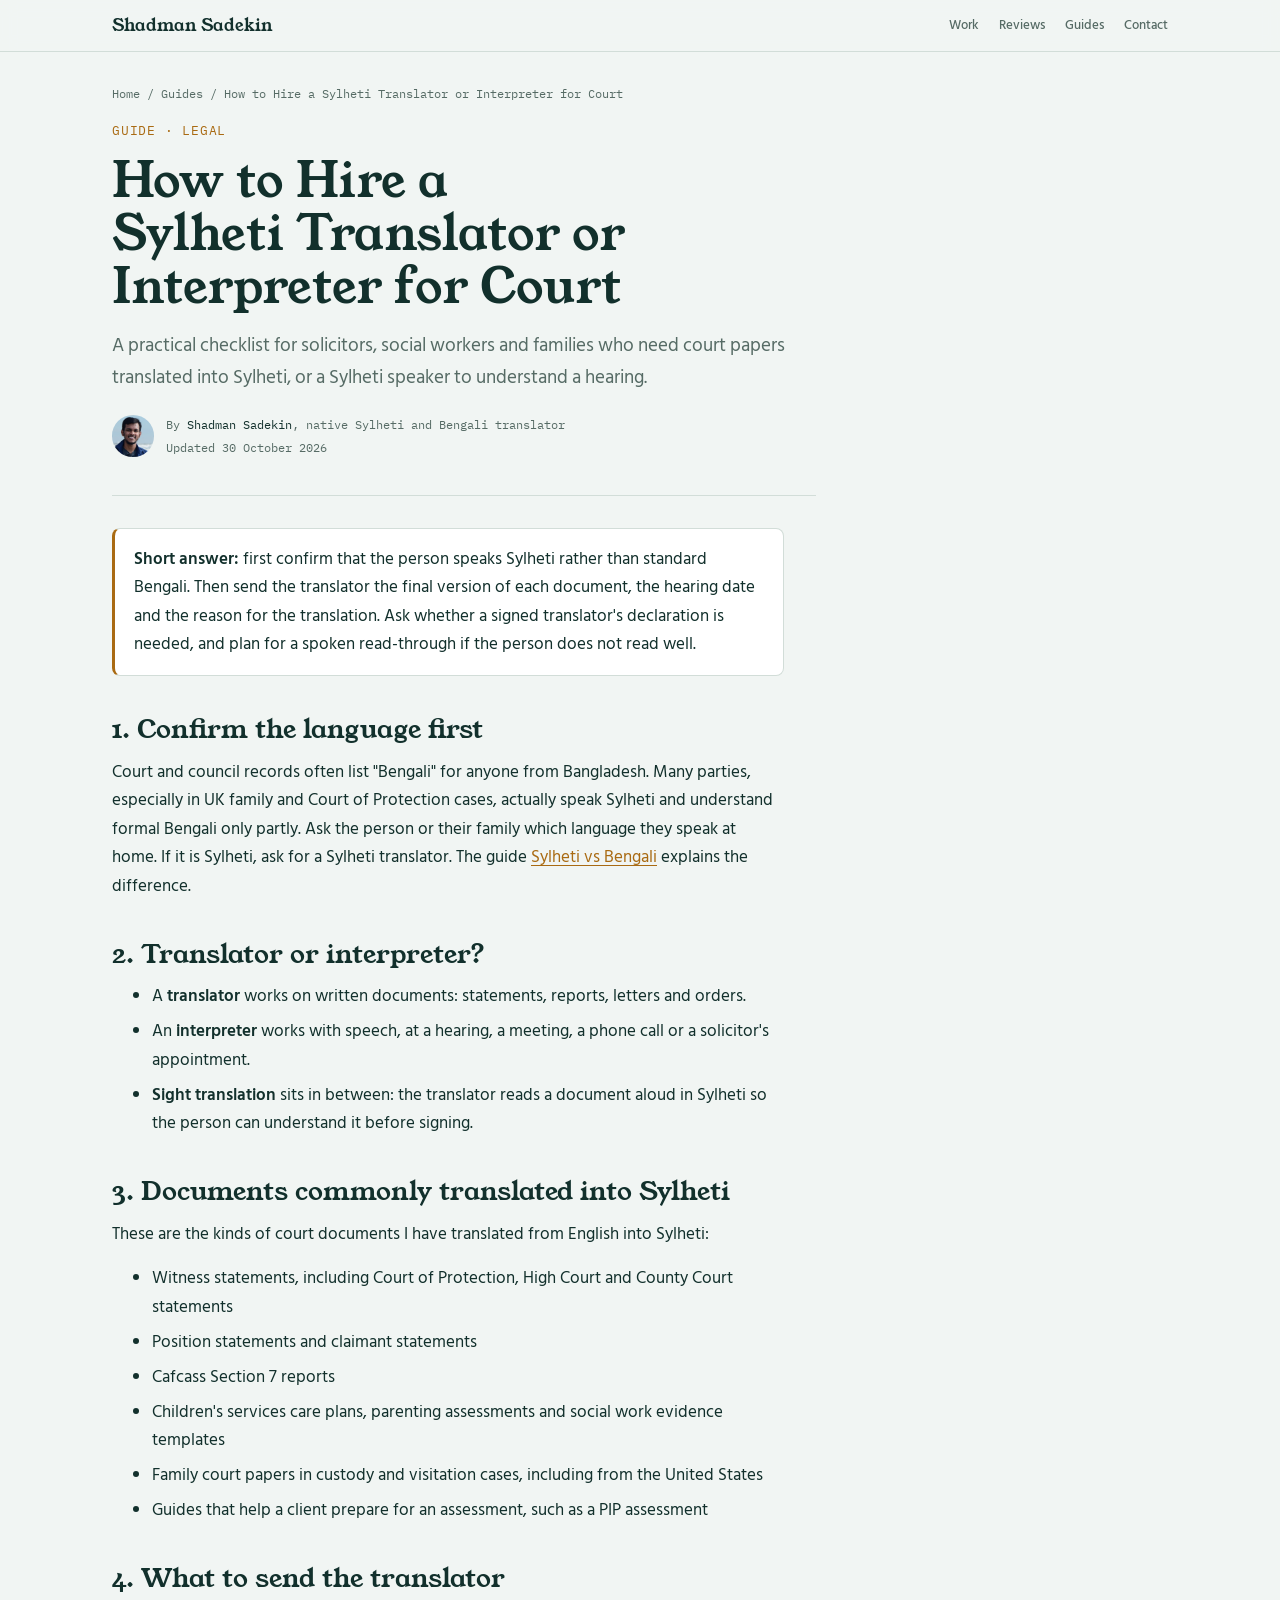
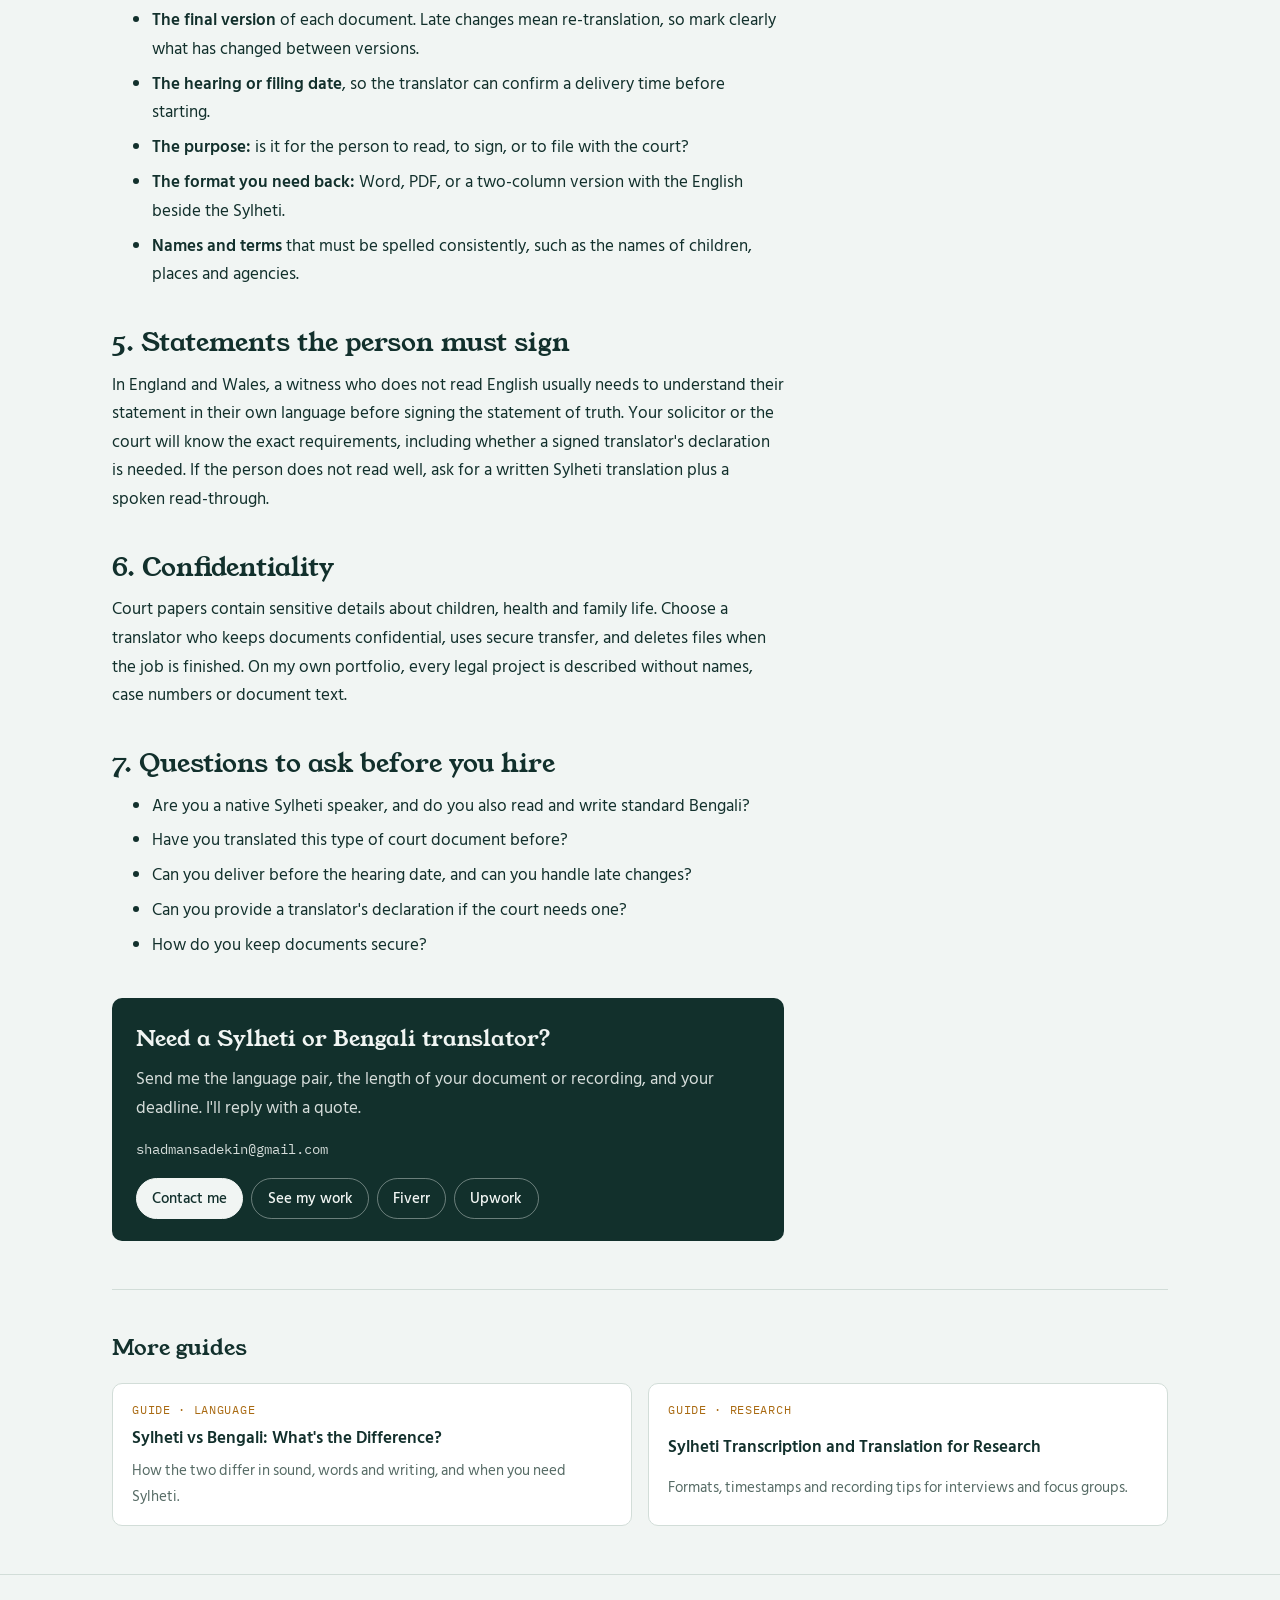
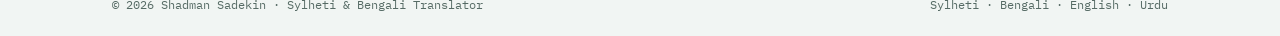
<file: sylheti-interpreter-for-court/index.html>
<!doctype html>
<html lang="en">
<head>
<meta charset="utf-8">
<meta name="viewport" content="width=device-width, initial-scale=1, viewport-fit=cover">
<!-- Google tag (gtag.js) -->
<script async src="https://www.googletagmanager.com/gtag/js?id=G-CPZN73QJC6"></script>
<script>
  window.dataLayer = window.dataLayer || [];
  function gtag(){dataLayer.push(arguments);}
  gtag('js', new Date());
  gtag('config', 'G-CPZN73QJC6');
</script>
<title>Sylheti Translator for Court Documents | Shadman Sadekin</title>
<meta name="description" content="A practical guide for solicitors, social workers and families on hiring a Sylheti translator or interpreter for court: witness statements, family court papers, Section 7 reports and care plans.">
<meta name="author" content="Shadman Sadekin">
<link rel="canonical" href="https://shadmansadekin-sylheti-bengali.netlify.app/sylheti-interpreter-for-court/">
<meta name="robots" content="index, follow">
<meta property="og:type" content="article">
<meta property="og:title" content="How to Hire a Sylheti Translator or Interpreter for Court">
<meta property="og:description" content="A practical guide for solicitors, social workers and families on hiring a Sylheti translator or interpreter for court: witness statements, family court papers, Section 7 reports and care plans.">
<meta property="og:url" content="https://shadmansadekin-sylheti-bengali.netlify.app/sylheti-interpreter-for-court/">
<meta property="og:image" content="https://shadmansadekin-sylheti-bengali.netlify.app/shadman-sadekin-sylheti-translator.jpg">
<meta name="twitter:card" content="summary">
<meta name="twitter:title" content="How to Hire a Sylheti Translator or Interpreter for Court">
<meta name="twitter:description" content="A practical guide for solicitors, social workers and families on hiring a Sylheti translator or interpreter for court: witness statements, family court papers, Section 7 reports and care plans.">
<meta name="twitter:image" content="https://shadmansadekin-sylheti-bengali.netlify.app/shadman-sadekin-sylheti-translator.jpg">
<link rel="icon" href="../favicon.svg" type="image/svg+xml">
<link rel="preconnect" href="https://fonts.googleapis.com">
<link rel="preconnect" href="https://fonts.gstatic.com" crossorigin>
<link rel="stylesheet" href="https://fonts.googleapis.com/css2?family=Young+Serif&family=Hind+Siliguri:wght@400;500;600&family=IBM+Plex+Mono:wght@400;500&family=Noto+Sans+Syloti+Nagri&family=Noto+Serif+Bengali:wght@500&display=swap">
<link rel="stylesheet" href="../guides.css">
<script type="application/ld+json">
[
 {
  "@context": "https://schema.org",
  "@type": "Article",
  "headline": "How to Hire a Sylheti Translator or Interpreter for Court",
  "description": "A practical guide for solicitors, social workers and families on hiring a Sylheti translator or interpreter for court: witness statements, family court papers, Section 7 reports and care plans.",
  "image": "https://shadmansadekin-sylheti-bengali.netlify.app/shadman-sadekin-sylheti-translator.jpg",
  "datePublished": "2026-10-30",
  "dateModified": "2026-10-30",
  "inLanguage": "en",
  "mainEntityOfPage": "https://shadmansadekin-sylheti-bengali.netlify.app/sylheti-interpreter-for-court/",
  "author": {
   "@type": "Person",
   "@id": "https://shadmansadekin-sylheti-bengali.netlify.app/#person",
   "name": "Shadman Sadekin",
   "url": "https://shadmansadekin-sylheti-bengali.netlify.app/"
  },
  "publisher": {
   "@type": "Person",
   "@id": "https://shadmansadekin-sylheti-bengali.netlify.app/#person",
   "name": "Shadman Sadekin"
  }
 },
 {
  "@context": "https://schema.org",
  "@type": "BreadcrumbList",
  "itemListElement": [
   {
    "@type": "ListItem",
    "position": 1,
    "name": "Shadman Sadekin",
    "item": "https://shadmansadekin-sylheti-bengali.netlify.app/"
   },
   {
    "@type": "ListItem",
    "position": 2,
    "name": "Guides",
    "item": "https://shadmansadekin-sylheti-bengali.netlify.app/#guides"
   },
   {
    "@type": "ListItem",
    "position": 3,
    "name": "How to Hire a Sylheti Translator or Interpreter for Court",
    "item": "https://shadmansadekin-sylheti-bengali.netlify.app/sylheti-interpreter-for-court/"
   }
  ]
 }
]
</script>
</head>
<body>
<header class="topbar">
  <div class="wrap">
    <a class="brand" href="../">Shadman Sadekin</a>
    <nav aria-label="Site">
      <a href="../#work" class="opt">Work</a>
      <a href="../#reviews" class="opt">Reviews</a>
      <a href="../#guides">Guides</a>
      <a href="../#contact">Contact</a>
    </nav>
  </div>
</header>

<main class="wrap">
  <nav class="crumbs" aria-label="Breadcrumb"><a href="../">Home</a> / <a href="../#guides">Guides</a> / How to Hire a Sylheti Translator or Interpreter for Court</nav>
  <article>
    <header class="article-head">
      <p class="eyebrow">Guide · Legal</p>
      <h1>How to Hire a Sylheti Translator or Interpreter for Court</h1>
      <p class="dek">A practical checklist for solicitors, social workers and families who need court papers translated into Sylheti, or a Sylheti speaker to understand a hearing.</p>
      <p class="byline"><img class="avatar" src="../shadman-sadekin-sylheti-translator.jpg" alt="Shadman Sadekin, Sylheti and Bengali translator" width="960" height="1200"><span>By <a href="../">Shadman Sadekin</a>, native Sylheti and Bengali translator</span><span>Updated <time datetime="2026-10-30">30 October 2026</time></span></p>
    </header>
    <div class="prose">
<div class="answer"><p><strong>Short answer:</strong> first confirm that the person speaks Sylheti rather than standard Bengali. Then send the translator the final version of each document, the hearing date and the reason for the translation. Ask whether a signed translator's declaration is needed, and plan for a spoken read-through if the person does not read well.</p></div>

<h2>1. Confirm the language first</h2>
<p>Court and council records often list "Bengali" for anyone from Bangladesh. Many parties, especially in UK family and Court of Protection cases, actually speak Sylheti and understand formal Bengali only partly. Ask the person or their family which language they speak at home. If it is Sylheti, ask for a Sylheti translator. The guide <a href="../sylheti-vs-bengali/">Sylheti vs Bengali</a> explains the difference.</p>

<h2>2. Translator or interpreter?</h2>
<ul>
  <li>A <strong>translator</strong> works on written documents: statements, reports, letters and orders.</li>
  <li>An <strong>interpreter</strong> works with speech, at a hearing, a meeting, a phone call or a solicitor's appointment.</li>
  <li><strong>Sight translation</strong> sits in between: the translator reads a document aloud in Sylheti so the person can understand it before signing.</li>
</ul>

<h2>3. Documents commonly translated into Sylheti</h2>
<p>These are the kinds of court documents I have translated from English into Sylheti:</p>
<ul>
  <li>Witness statements, including Court of Protection, High Court and County Court statements</li>
  <li>Position statements and claimant statements</li>
  <li>Cafcass Section 7 reports</li>
  <li>Children's services care plans, parenting assessments and social work evidence templates</li>
  <li>Family court papers in custody and visitation cases, including from the United States</li>
  <li>Guides that help a client prepare for an assessment, such as a PIP assessment</li>
</ul>

<h2>4. What to send the translator</h2>
<ul>
  <li><strong>The final version</strong> of each document. Late changes mean re-translation, so mark clearly what has changed between versions.</li>
  <li><strong>The hearing or filing date</strong>, so the translator can confirm a delivery time before starting.</li>
  <li><strong>The purpose:</strong> is it for the person to read, to sign, or to file with the court?</li>
  <li><strong>The format you need back:</strong> Word, PDF, or a two-column version with the English beside the Sylheti.</li>
  <li><strong>Names and terms</strong> that must be spelled consistently, such as the names of children, places and agencies.</li>
</ul>

<h2>5. Statements the person must sign</h2>
<p>In England and Wales, a witness who does not read English usually needs to understand their statement in their own language before signing the statement of truth. Your solicitor or the court will know the exact requirements, including whether a signed translator's declaration is needed. If the person does not read well, ask for a written Sylheti translation plus a spoken read-through.</p>

<h2>6. Confidentiality</h2>
<p>Court papers contain sensitive details about children, health and family life. Choose a translator who keeps documents confidential, uses secure transfer, and deletes files when the job is finished. On my own portfolio, every legal project is described without names, case numbers or document text.</p>

<h2>7. Questions to ask before you hire</h2>
<ul>
  <li>Are you a native Sylheti speaker, and do you also read and write standard Bengali?</li>
  <li>Have you translated this type of court document before?</li>
  <li>Can you deliver before the hearing date, and can you handle late changes?</li>
  <li>Can you provide a translator's declaration if the court needs one?</li>
  <li>How do you keep documents secure?</li>
</ul>
    </div>
    <aside class="cta" aria-label="Contact">
      <h2>Need a Sylheti or Bengali translator?</h2>
      <p>Send me the language pair, the length of your document or recording, and your deadline. I'll reply with a quote.</p>
      <p class="email">shadmansadekin@gmail.com</p>
      <div class="links">
        <a class="primary" href="../#contact">Contact me</a>
        <a href="../#work">See my work</a>
        <a href="https://www.fiverr.com/shadmansadekin" target="_blank" rel="noopener">Fiverr</a>
        <a href="https://www.upwork.com/freelancers/~0106fdbb186510ec1e" target="_blank" rel="noopener">Upwork</a>
      </div>
    </aside>
  </article>

  <section class="more" aria-label="More guides">
    <h2>More guides</h2>
    <ul>
        <li><a href="../sylheti-vs-bengali/"><span class="kind">Guide · Language</span><strong>Sylheti vs Bengali: What's the Difference?</strong><span class="desc">How the two differ in sound, words and writing, and when you need Sylheti.</span></a></li>
        <li><a href="../sylheti-transcription-for-research/"><span class="kind">Guide · Research</span><strong>Sylheti Transcription and Translation for Research</strong><span class="desc">Formats, timestamps and recording tips for interviews and focus groups.</span></a></li>
    </ul>
  </section>
</main>

<footer>
  <div class="wrap"><span>© 2026 <a href="../">Shadman Sadekin</a> · Sylheti &amp; Bengali Translator</span><span>Sylheti · Bengali · English · Urdu</span></div>
</footer>
</body>
</html>
</file>
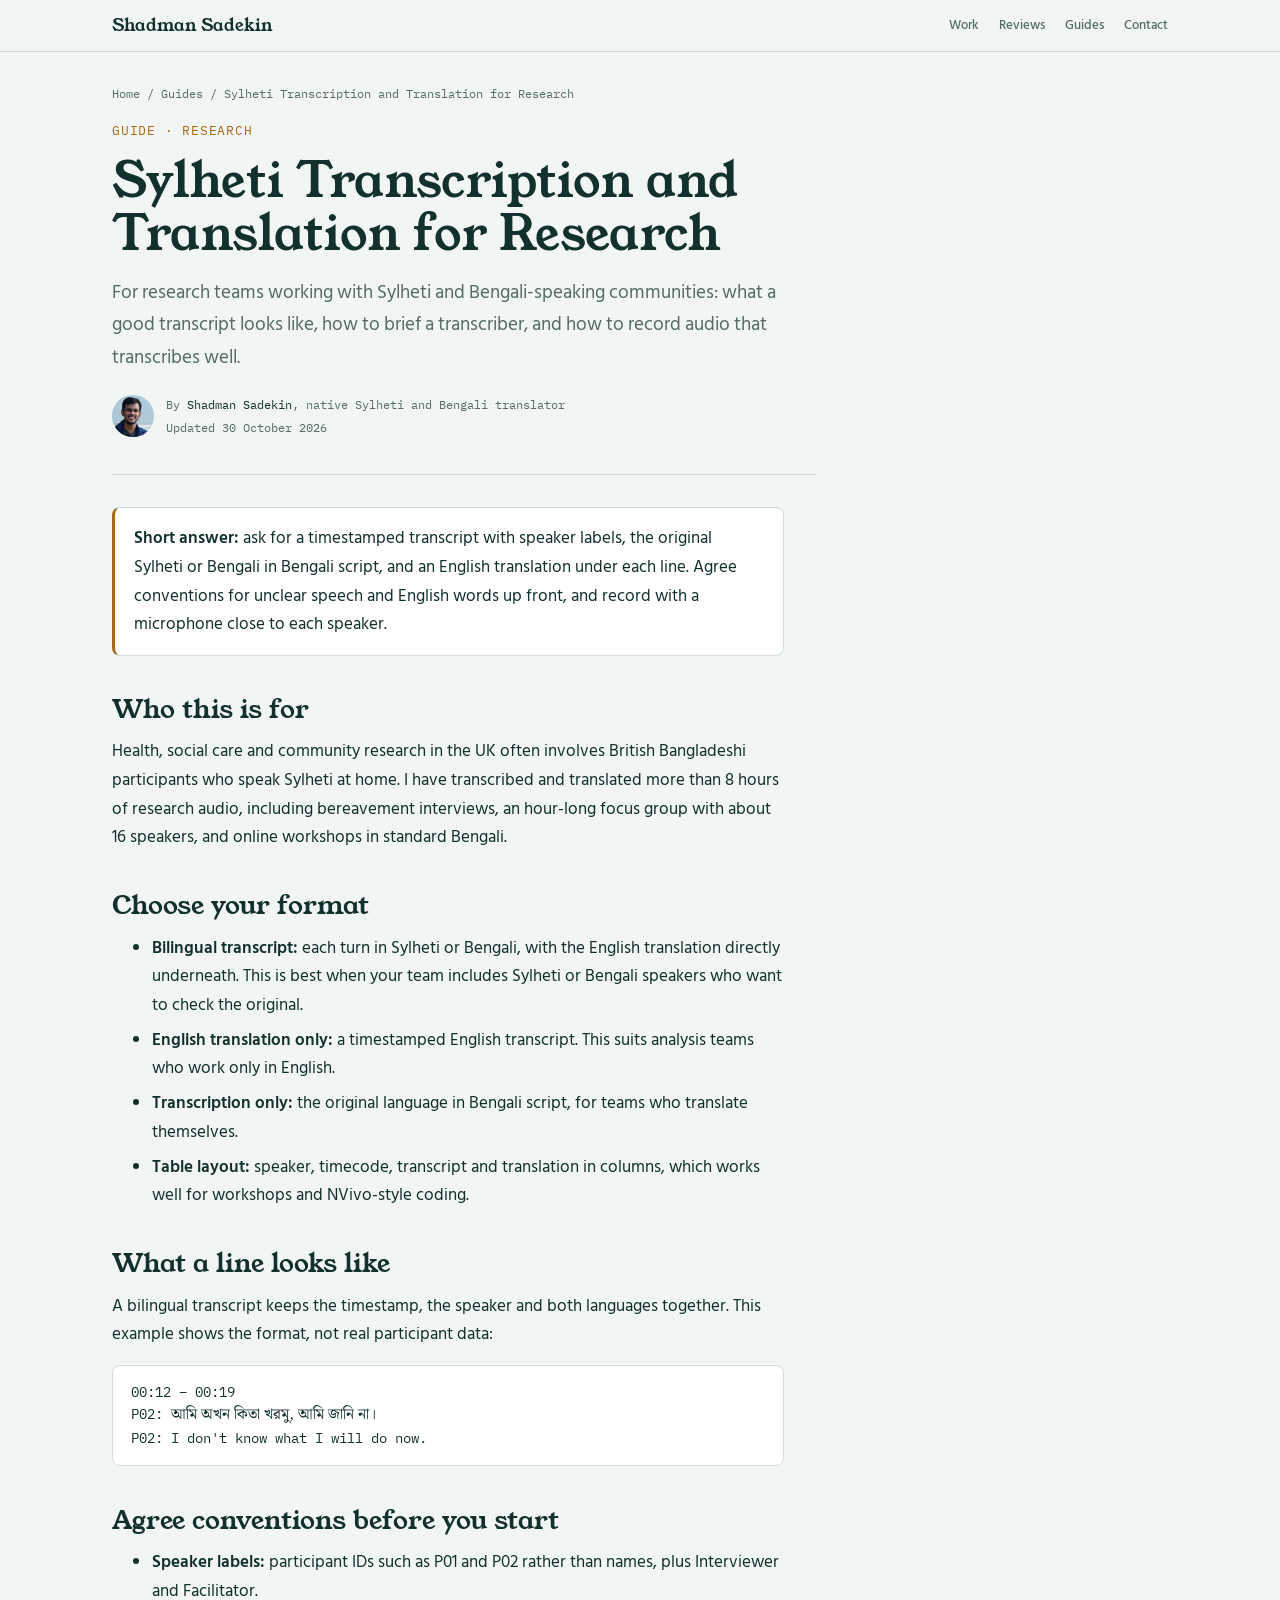
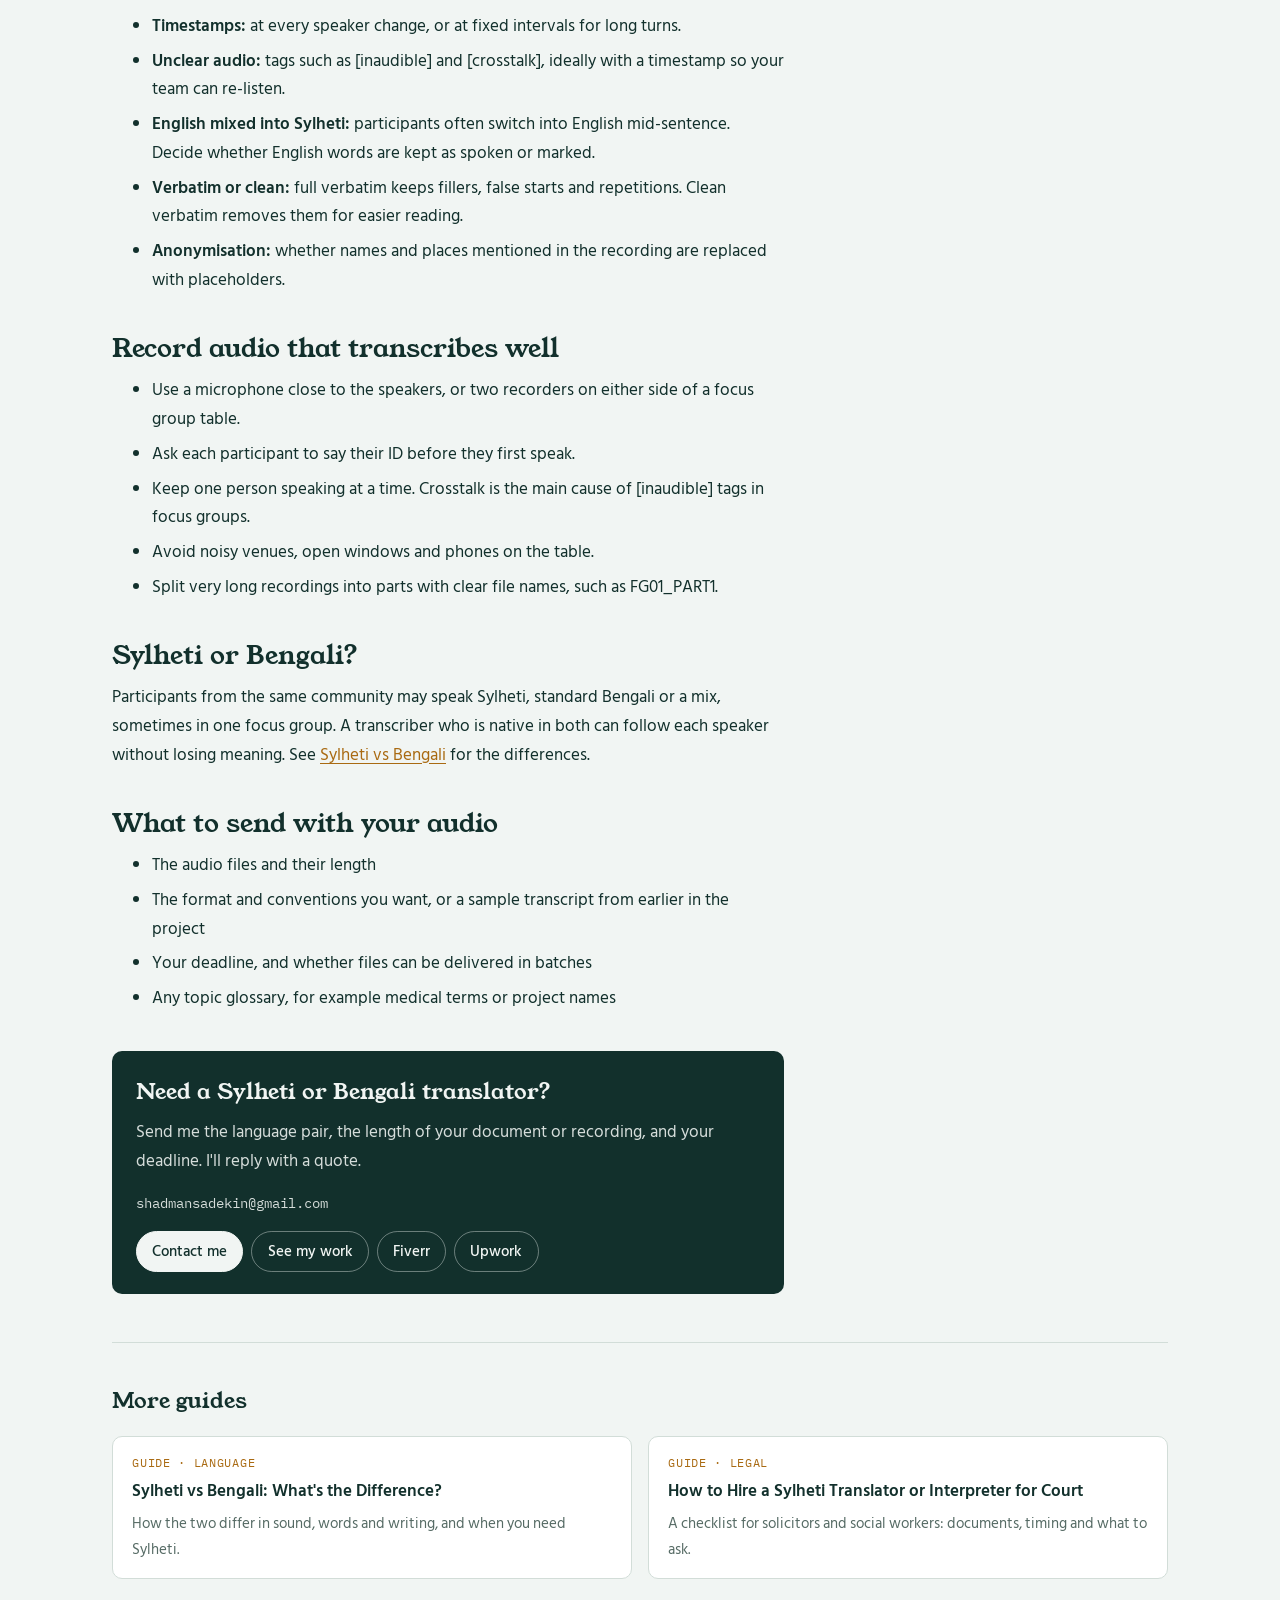
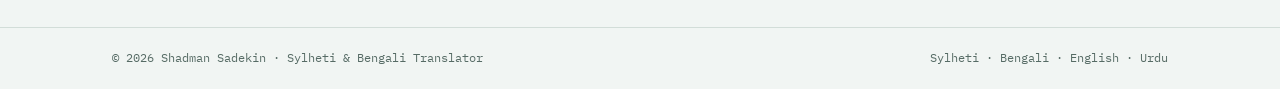
<file: sylheti-transcription-for-research/index.html>
<!doctype html>
<html lang="en">
<head>
<meta charset="utf-8">
<meta name="viewport" content="width=device-width, initial-scale=1, viewport-fit=cover">
<!-- Google tag (gtag.js) -->
<script async src="https://www.googletagmanager.com/gtag/js?id=G-CPZN73QJC6"></script>
<script>
  window.dataLayer = window.dataLayer || [];
  function gtag(){dataLayer.push(arguments);}
  gtag('js', new Date());
  gtag('config', 'G-CPZN73QJC6');
</script>
<title>Sylheti Transcription for Research | Shadman Sadekin</title>
<meta name="description" content="How Sylheti and Bengali research interviews and focus groups are transcribed and translated into English: formats, timestamps, speaker labels, code-switching and tips for better recordings.">
<meta name="author" content="Shadman Sadekin">
<link rel="canonical" href="https://shadmansadekin-sylheti-bengali.netlify.app/sylheti-transcription-for-research/">
<meta name="robots" content="index, follow">
<meta property="og:type" content="article">
<meta property="og:title" content="Sylheti Transcription and Translation for Research">
<meta property="og:description" content="How Sylheti and Bengali research interviews and focus groups are transcribed and translated into English: formats, timestamps, speaker labels, code-switching and tips for better recordings.">
<meta property="og:url" content="https://shadmansadekin-sylheti-bengali.netlify.app/sylheti-transcription-for-research/">
<meta property="og:image" content="https://shadmansadekin-sylheti-bengali.netlify.app/shadman-sadekin-sylheti-translator.jpg">
<meta name="twitter:card" content="summary">
<meta name="twitter:title" content="Sylheti Transcription and Translation for Research">
<meta name="twitter:description" content="How Sylheti and Bengali research interviews and focus groups are transcribed and translated into English: formats, timestamps, speaker labels, code-switching and tips for better recordings.">
<meta name="twitter:image" content="https://shadmansadekin-sylheti-bengali.netlify.app/shadman-sadekin-sylheti-translator.jpg">
<link rel="icon" href="../favicon.svg" type="image/svg+xml">
<link rel="preconnect" href="https://fonts.googleapis.com">
<link rel="preconnect" href="https://fonts.gstatic.com" crossorigin>
<link rel="stylesheet" href="https://fonts.googleapis.com/css2?family=Young+Serif&family=Hind+Siliguri:wght@400;500;600&family=IBM+Plex+Mono:wght@400;500&family=Noto+Sans+Syloti+Nagri&family=Noto+Serif+Bengali:wght@500&display=swap">
<link rel="stylesheet" href="../guides.css">
<script type="application/ld+json">
[
 {
  "@context": "https://schema.org",
  "@type": "Article",
  "headline": "Sylheti Transcription and Translation for Research",
  "description": "How Sylheti and Bengali research interviews and focus groups are transcribed and translated into English: formats, timestamps, speaker labels, code-switching and tips for better recordings.",
  "image": "https://shadmansadekin-sylheti-bengali.netlify.app/shadman-sadekin-sylheti-translator.jpg",
  "datePublished": "2026-10-30",
  "dateModified": "2026-10-30",
  "inLanguage": "en",
  "mainEntityOfPage": "https://shadmansadekin-sylheti-bengali.netlify.app/sylheti-transcription-for-research/",
  "author": {
   "@type": "Person",
   "@id": "https://shadmansadekin-sylheti-bengali.netlify.app/#person",
   "name": "Shadman Sadekin",
   "url": "https://shadmansadekin-sylheti-bengali.netlify.app/"
  },
  "publisher": {
   "@type": "Person",
   "@id": "https://shadmansadekin-sylheti-bengali.netlify.app/#person",
   "name": "Shadman Sadekin"
  }
 },
 {
  "@context": "https://schema.org",
  "@type": "BreadcrumbList",
  "itemListElement": [
   {
    "@type": "ListItem",
    "position": 1,
    "name": "Shadman Sadekin",
    "item": "https://shadmansadekin-sylheti-bengali.netlify.app/"
   },
   {
    "@type": "ListItem",
    "position": 2,
    "name": "Guides",
    "item": "https://shadmansadekin-sylheti-bengali.netlify.app/#guides"
   },
   {
    "@type": "ListItem",
    "position": 3,
    "name": "Sylheti Transcription and Translation for Research",
    "item": "https://shadmansadekin-sylheti-bengali.netlify.app/sylheti-transcription-for-research/"
   }
  ]
 }
]
</script>
</head>
<body>
<header class="topbar">
  <div class="wrap">
    <a class="brand" href="../">Shadman Sadekin</a>
    <nav aria-label="Site">
      <a href="../#work" class="opt">Work</a>
      <a href="../#reviews" class="opt">Reviews</a>
      <a href="../#guides">Guides</a>
      <a href="../#contact">Contact</a>
    </nav>
  </div>
</header>

<main class="wrap">
  <nav class="crumbs" aria-label="Breadcrumb"><a href="../">Home</a> / <a href="../#guides">Guides</a> / Sylheti Transcription and Translation for Research</nav>
  <article>
    <header class="article-head">
      <p class="eyebrow">Guide · Research</p>
      <h1>Sylheti Transcription and Translation for Research</h1>
      <p class="dek">For research teams working with Sylheti and Bengali-speaking communities: what a good transcript looks like, how to brief a transcriber, and how to record audio that transcribes well.</p>
      <p class="byline"><img class="avatar" src="../shadman-sadekin-sylheti-translator.jpg" alt="Shadman Sadekin, Sylheti and Bengali translator" width="960" height="1200"><span>By <a href="../">Shadman Sadekin</a>, native Sylheti and Bengali translator</span><span>Updated <time datetime="2026-10-30">30 October 2026</time></span></p>
    </header>
    <div class="prose">
<div class="answer"><p><strong>Short answer:</strong> ask for a timestamped transcript with speaker labels, the original Sylheti or Bengali in Bengali script, and an English translation under each line. Agree conventions for unclear speech and English words up front, and record with a microphone close to each speaker.</p></div>

<h2>Who this is for</h2>
<p>Health, social care and community research in the UK often involves British Bangladeshi participants who speak Sylheti at home. I have transcribed and translated more than 8 hours of research audio, including bereavement interviews, an hour-long focus group with about 16 speakers, and online workshops in standard Bengali.</p>

<h2>Choose your format</h2>
<ul>
  <li><strong>Bilingual transcript:</strong> each turn in Sylheti or Bengali, with the English translation directly underneath. This is best when your team includes Sylheti or Bengali speakers who want to check the original.</li>
  <li><strong>English translation only:</strong> a timestamped English transcript. This suits analysis teams who work only in English.</li>
  <li><strong>Transcription only:</strong> the original language in Bengali script, for teams who translate themselves.</li>
  <li><strong>Table layout:</strong> speaker, timecode, transcript and translation in columns, which works well for workshops and NVivo-style coding.</li>
</ul>

<h2>What a line looks like</h2>
<p>A bilingual transcript keeps the timestamp, the speaker and both languages together. This example shows the format, not real participant data:</p>
<div class="sample">00:12 – 00:19
P02: <span class="bn" lang="syl">আমি অখন কিতা খরমু, আমি জানি না।</span>
P02: I don't know what I will do now.</div>

<h2>Agree conventions before you start</h2>
<ul>
  <li><strong>Speaker labels:</strong> participant IDs such as P01 and P02 rather than names, plus Interviewer and Facilitator.</li>
  <li><strong>Timestamps:</strong> at every speaker change, or at fixed intervals for long turns.</li>
  <li><strong>Unclear audio:</strong> tags such as [inaudible] and [crosstalk], ideally with a timestamp so your team can re-listen.</li>
  <li><strong>English mixed into Sylheti:</strong> participants often switch into English mid-sentence. Decide whether English words are kept as spoken or marked.</li>
  <li><strong>Verbatim or clean:</strong> full verbatim keeps fillers, false starts and repetitions. Clean verbatim removes them for easier reading.</li>
  <li><strong>Anonymisation:</strong> whether names and places mentioned in the recording are replaced with placeholders.</li>
</ul>

<h2>Record audio that transcribes well</h2>
<ul>
  <li>Use a microphone close to the speakers, or two recorders on either side of a focus group table.</li>
  <li>Ask each participant to say their ID before they first speak.</li>
  <li>Keep one person speaking at a time. Crosstalk is the main cause of [inaudible] tags in focus groups.</li>
  <li>Avoid noisy venues, open windows and phones on the table.</li>
  <li>Split very long recordings into parts with clear file names, such as FG01_PART1.</li>
</ul>

<h2>Sylheti or Bengali?</h2>
<p>Participants from the same community may speak Sylheti, standard Bengali or a mix, sometimes in one focus group. A transcriber who is native in both can follow each speaker without losing meaning. See <a href="../sylheti-vs-bengali/">Sylheti vs Bengali</a> for the differences.</p>

<h2>What to send with your audio</h2>
<ul>
  <li>The audio files and their length</li>
  <li>The format and conventions you want, or a sample transcript from earlier in the project</li>
  <li>Your deadline, and whether files can be delivered in batches</li>
  <li>Any topic glossary, for example medical terms or project names</li>
</ul>
    </div>
    <aside class="cta" aria-label="Contact">
      <h2>Need a Sylheti or Bengali translator?</h2>
      <p>Send me the language pair, the length of your document or recording, and your deadline. I'll reply with a quote.</p>
      <p class="email">shadmansadekin@gmail.com</p>
      <div class="links">
        <a class="primary" href="../#contact">Contact me</a>
        <a href="../#work">See my work</a>
        <a href="https://www.fiverr.com/shadmansadekin" target="_blank" rel="noopener">Fiverr</a>
        <a href="https://www.upwork.com/freelancers/~0106fdbb186510ec1e" target="_blank" rel="noopener">Upwork</a>
      </div>
    </aside>
  </article>

  <section class="more" aria-label="More guides">
    <h2>More guides</h2>
    <ul>
        <li><a href="../sylheti-vs-bengali/"><span class="kind">Guide · Language</span><strong>Sylheti vs Bengali: What's the Difference?</strong><span class="desc">How the two differ in sound, words and writing, and when you need Sylheti.</span></a></li>
        <li><a href="../sylheti-interpreter-for-court/"><span class="kind">Guide · Legal</span><strong>How to Hire a Sylheti Translator or Interpreter for Court</strong><span class="desc">A checklist for solicitors and social workers: documents, timing and what to ask.</span></a></li>
    </ul>
  </section>
</main>

<footer>
  <div class="wrap"><span>© 2026 <a href="../">Shadman Sadekin</a> · Sylheti &amp; Bengali Translator</span><span>Sylheti · Bengali · English · Urdu</span></div>
</footer>
</body>
</html>
</file>
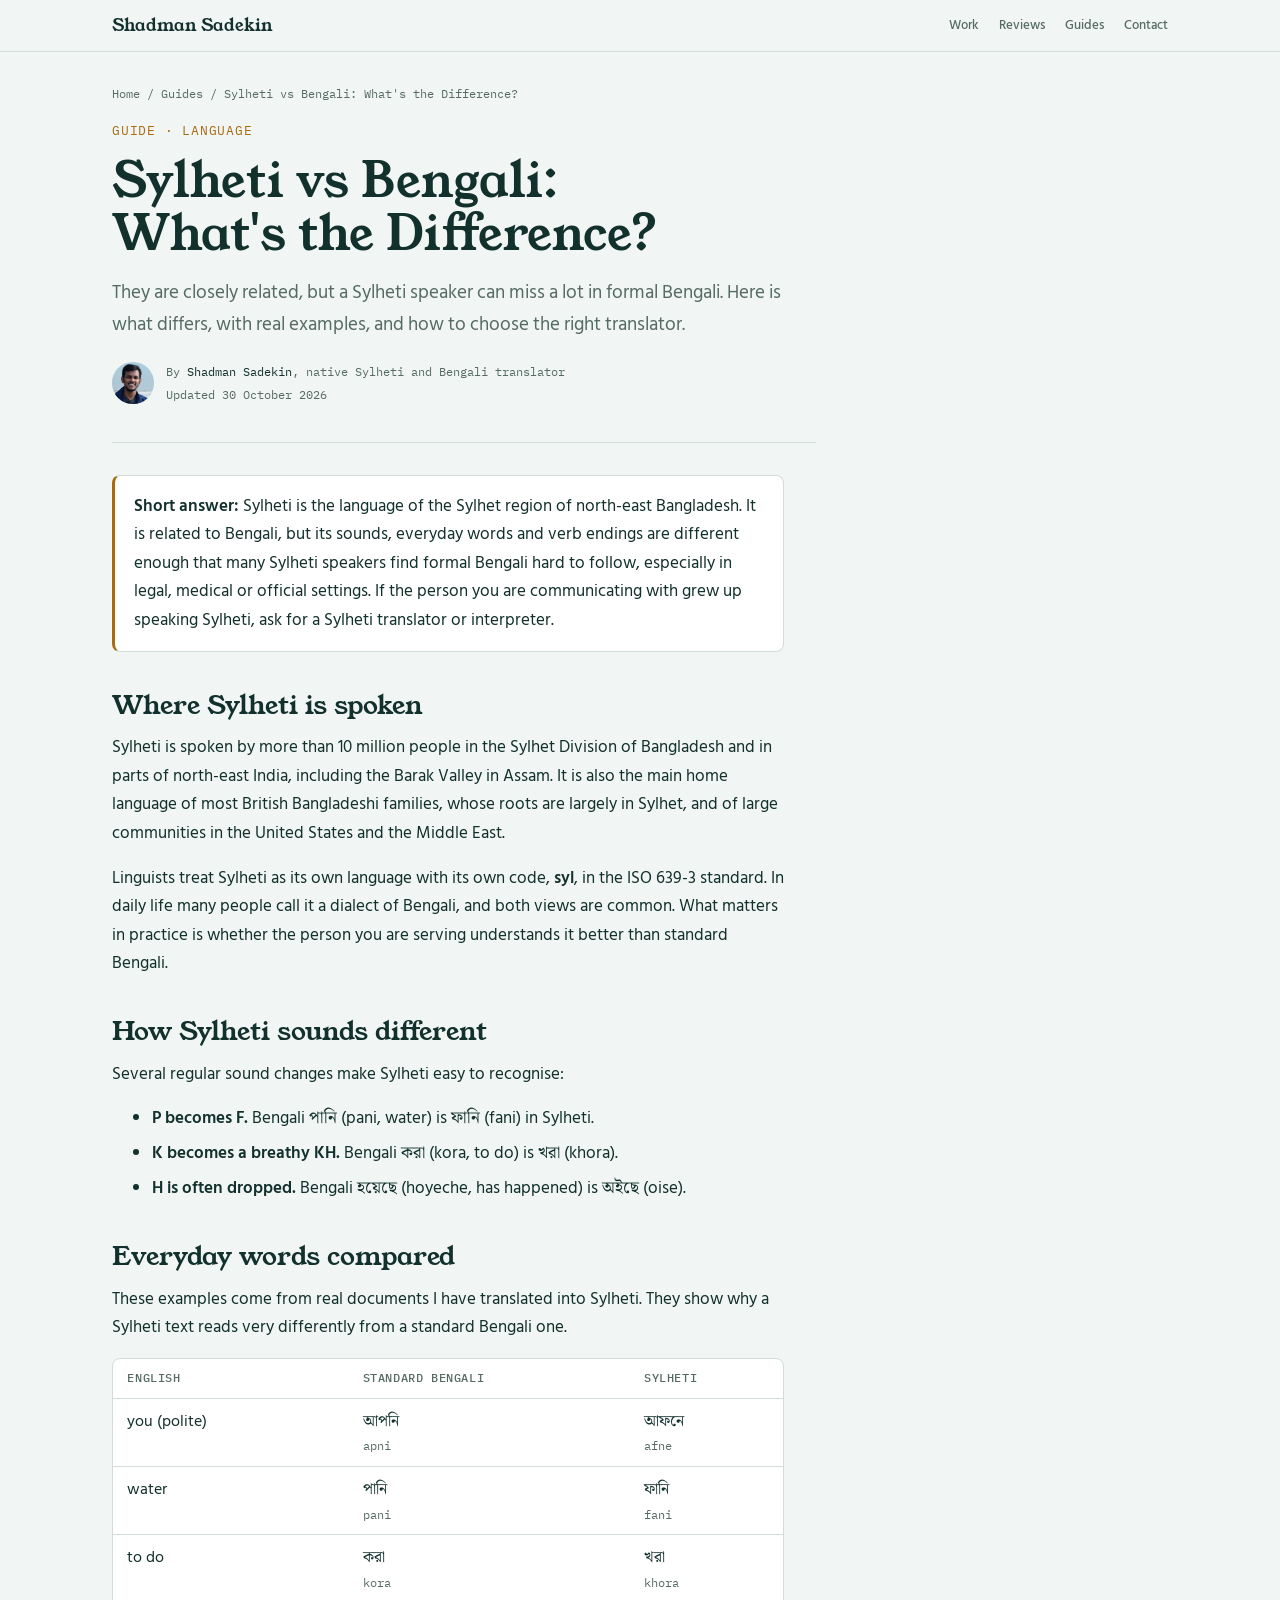
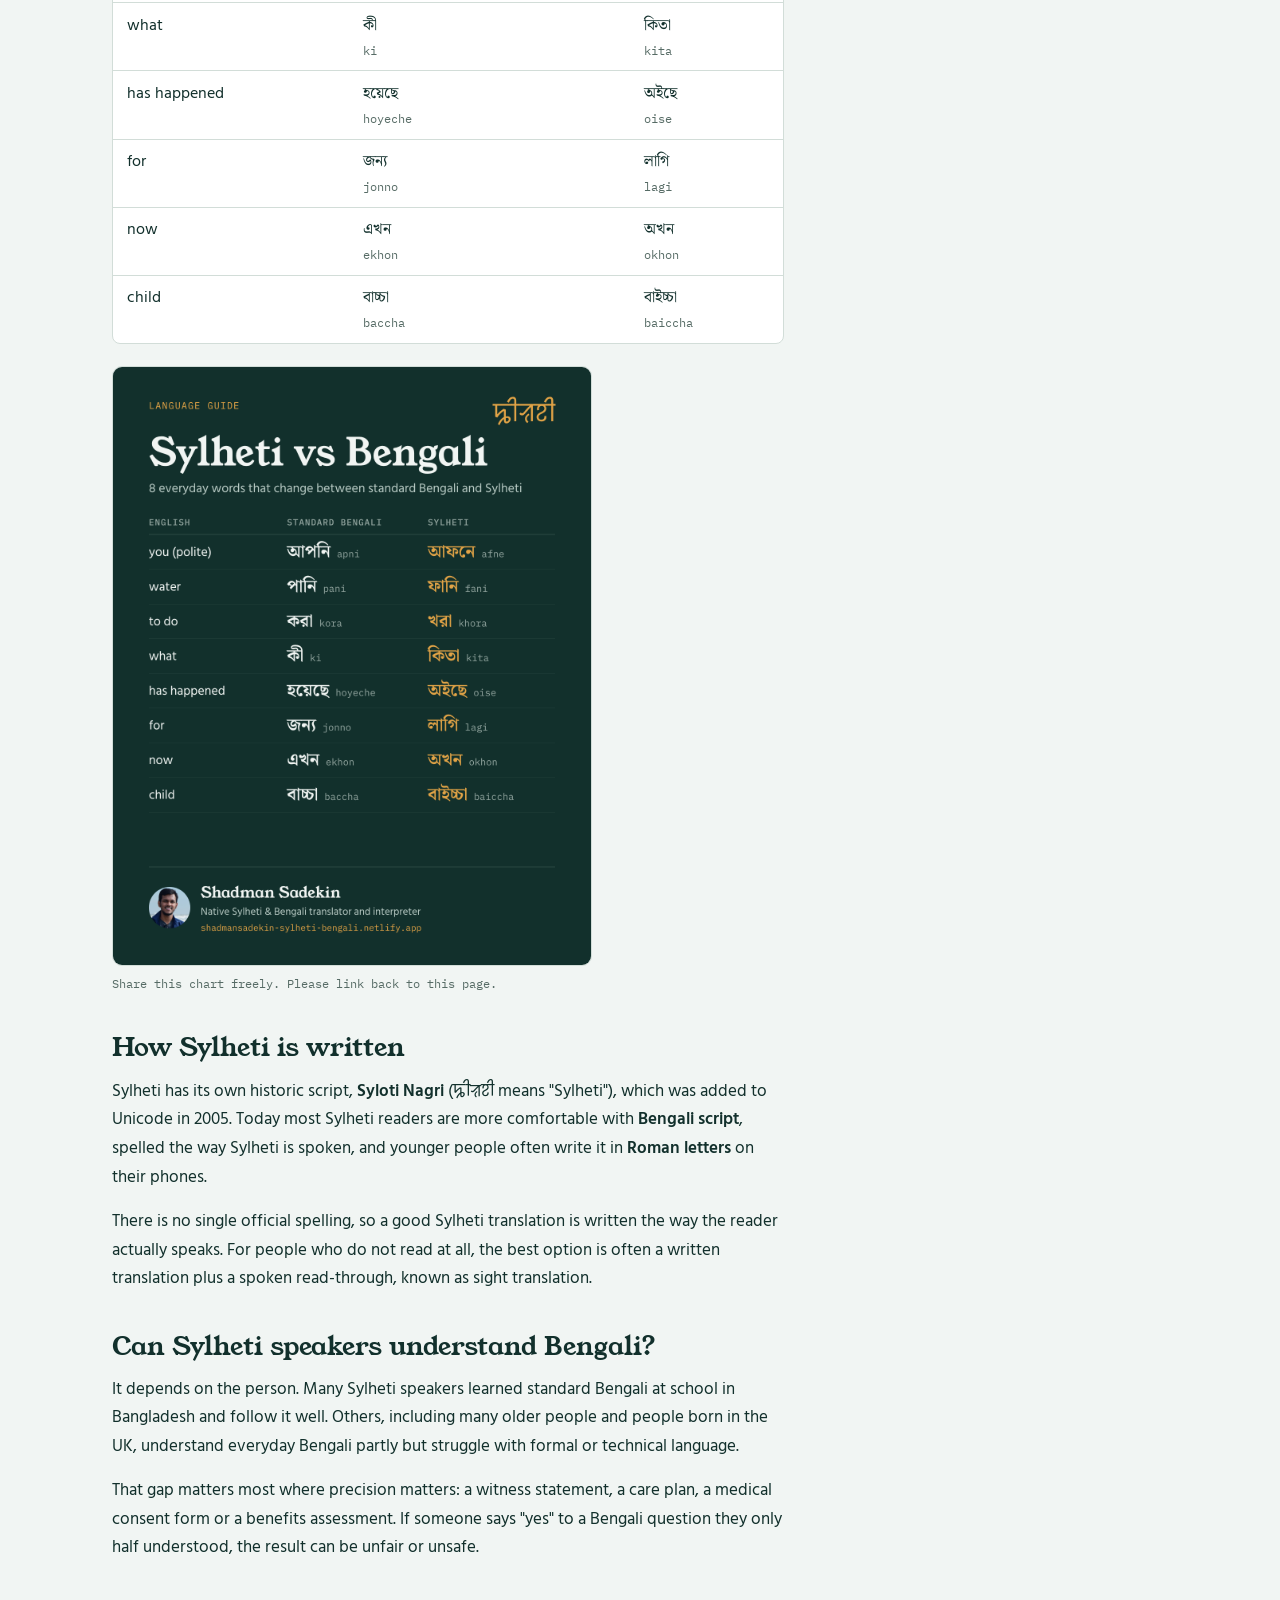
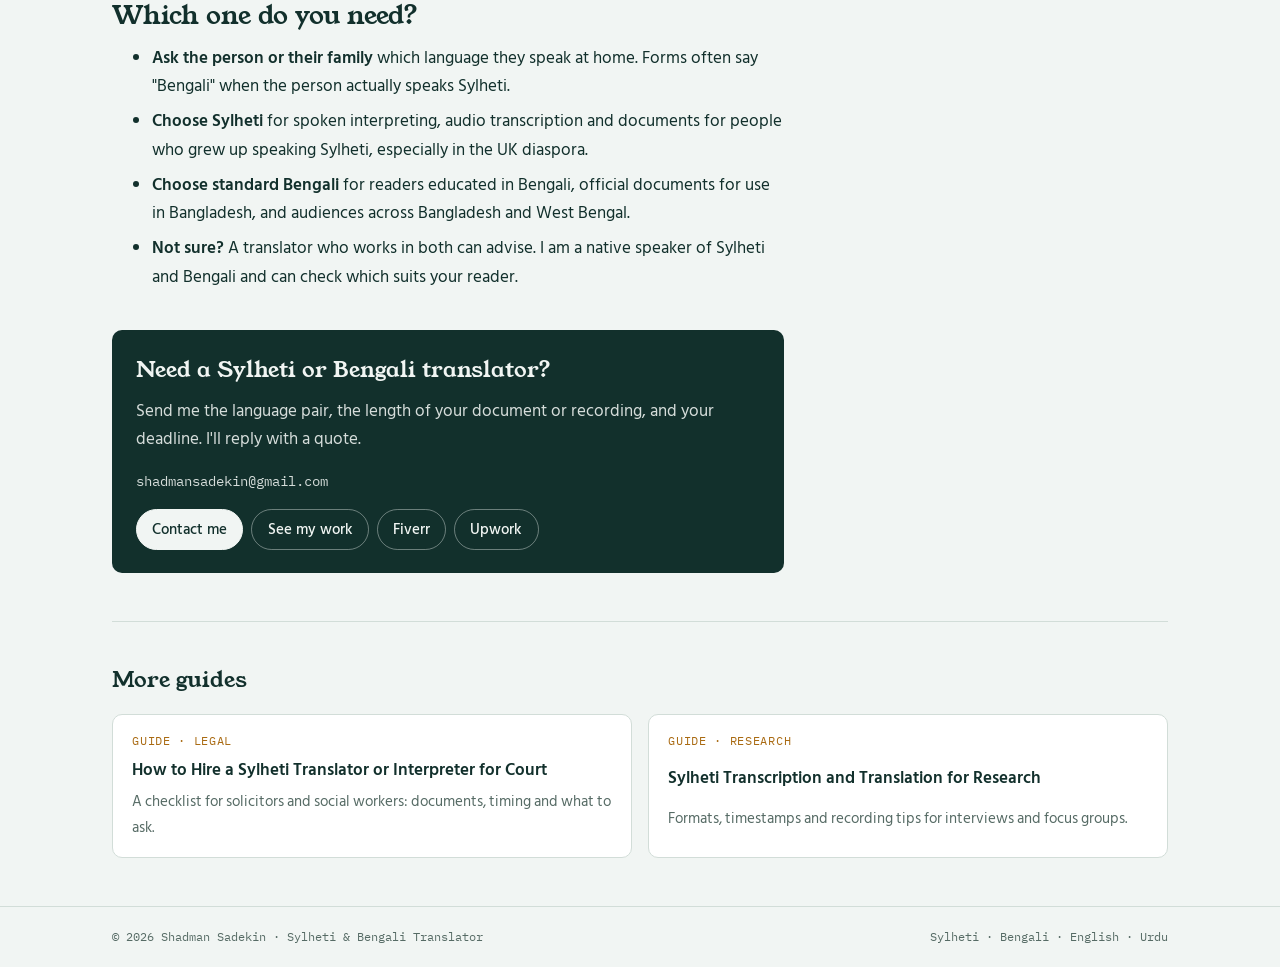
<file: sylheti-vs-bengali/index.html>
<!doctype html>
<html lang="en">
<head>
<meta charset="utf-8">
<meta name="viewport" content="width=device-width, initial-scale=1, viewport-fit=cover">
<!-- Google tag (gtag.js) -->
<script async src="https://www.googletagmanager.com/gtag/js?id=G-CPZN73QJC6"></script>
<script>
  window.dataLayer = window.dataLayer || [];
  function gtag(){dataLayer.push(arguments);}
  gtag('js', new Date());
  gtag('config', 'G-CPZN73QJC6');
</script>
<title>Sylheti vs Bengali: What's the Difference? | Shadman Sadekin</title>
<meta name="description" content="Sylheti and Bengali are related but not the same. A native Sylheti and Bengali translator explains the differences in sound, words and writing, and when you need a Sylheti translator.">
<meta name="author" content="Shadman Sadekin">
<link rel="canonical" href="https://shadmansadekin-sylheti-bengali.netlify.app/sylheti-vs-bengali/">
<meta name="robots" content="index, follow">
<meta property="og:type" content="article">
<meta property="og:title" content="Sylheti vs Bengali: What's the Difference?">
<meta property="og:description" content="Sylheti and Bengali are related but not the same. A native Sylheti and Bengali translator explains the differences in sound, words and writing, and when you need a Sylheti translator.">
<meta property="og:url" content="https://shadmansadekin-sylheti-bengali.netlify.app/sylheti-vs-bengali/">
<meta property="og:image" content="https://shadmansadekin-sylheti-bengali.netlify.app/sylheti-vs-bengali-words-chart.png">
<meta property="og:image:width" content="1200">
<meta property="og:image:height" content="1500">
<meta name="twitter:card" content="summary_large_image">
<meta name="twitter:title" content="Sylheti vs Bengali: What's the Difference?">
<meta name="twitter:description" content="Sylheti and Bengali are related but not the same. A native Sylheti and Bengali translator explains the differences in sound, words and writing, and when you need a Sylheti translator.">
<meta name="twitter:image" content="https://shadmansadekin-sylheti-bengali.netlify.app/sylheti-vs-bengali-words-chart.png">
<link rel="icon" href="../favicon.svg" type="image/svg+xml">
<link rel="preconnect" href="https://fonts.googleapis.com">
<link rel="preconnect" href="https://fonts.gstatic.com" crossorigin>
<link rel="stylesheet" href="https://fonts.googleapis.com/css2?family=Young+Serif&family=Hind+Siliguri:wght@400;500;600&family=IBM+Plex+Mono:wght@400;500&family=Noto+Sans+Syloti+Nagri&family=Noto+Serif+Bengali:wght@500&display=swap">
<link rel="stylesheet" href="../guides.css">
<script type="application/ld+json">
[
 {
  "@context": "https://schema.org",
  "@type": "Article",
  "headline": "Sylheti vs Bengali: What's the Difference?",
  "description": "Sylheti and Bengali are related but not the same. A native Sylheti and Bengali translator explains the differences in sound, words and writing, and when you need a Sylheti translator.",
  "image": [
  "https://shadmansadekin-sylheti-bengali.netlify.app/sylheti-vs-bengali-words-chart.png",
  "https://shadmansadekin-sylheti-bengali.netlify.app/shadman-sadekin-sylheti-translator.jpg"
 ],
  "datePublished": "2026-10-30",
  "dateModified": "2026-10-30",
  "inLanguage": "en",
  "mainEntityOfPage": "https://shadmansadekin-sylheti-bengali.netlify.app/sylheti-vs-bengali/",
  "author": {
   "@type": "Person",
   "@id": "https://shadmansadekin-sylheti-bengali.netlify.app/#person",
   "name": "Shadman Sadekin",
   "url": "https://shadmansadekin-sylheti-bengali.netlify.app/"
  },
  "publisher": {
   "@type": "Person",
   "@id": "https://shadmansadekin-sylheti-bengali.netlify.app/#person",
   "name": "Shadman Sadekin"
  }
 },
 {
  "@context": "https://schema.org",
  "@type": "BreadcrumbList",
  "itemListElement": [
   {
    "@type": "ListItem",
    "position": 1,
    "name": "Shadman Sadekin",
    "item": "https://shadmansadekin-sylheti-bengali.netlify.app/"
   },
   {
    "@type": "ListItem",
    "position": 2,
    "name": "Guides",
    "item": "https://shadmansadekin-sylheti-bengali.netlify.app/#guides"
   },
   {
    "@type": "ListItem",
    "position": 3,
    "name": "Sylheti vs Bengali: What's the Difference?",
    "item": "https://shadmansadekin-sylheti-bengali.netlify.app/sylheti-vs-bengali/"
   }
  ]
 }
]
</script>
</head>
<body>
<header class="topbar">
  <div class="wrap">
    <a class="brand" href="../">Shadman Sadekin</a>
    <nav aria-label="Site">
      <a href="../#work" class="opt">Work</a>
      <a href="../#reviews" class="opt">Reviews</a>
      <a href="../#guides">Guides</a>
      <a href="../#contact">Contact</a>
    </nav>
  </div>
</header>

<main class="wrap">
  <nav class="crumbs" aria-label="Breadcrumb"><a href="../">Home</a> / <a href="../#guides">Guides</a> / Sylheti vs Bengali: What's the Difference?</nav>
  <article>
    <header class="article-head">
      <p class="eyebrow">Guide · Language</p>
      <h1>Sylheti vs Bengali: What's the Difference?</h1>
      <p class="dek">They are closely related, but a Sylheti speaker can miss a lot in formal Bengali. Here is what differs, with real examples, and how to choose the right translator.</p>
      <p class="byline"><img class="avatar" src="../shadman-sadekin-sylheti-translator.jpg" alt="Shadman Sadekin, Sylheti and Bengali translator" width="960" height="1200"><span>By <a href="../">Shadman Sadekin</a>, native Sylheti and Bengali translator</span><span>Updated <time datetime="2026-10-30">30 October 2026</time></span></p>
    </header>
    <div class="prose">
<div class="answer"><p><strong>Short answer:</strong> Sylheti is the language of the Sylhet region of north-east Bangladesh. It is related to Bengali, but its sounds, everyday words and verb endings are different enough that many Sylheti speakers find formal Bengali hard to follow, especially in legal, medical or official settings. If the person you are communicating with grew up speaking Sylheti, ask for a Sylheti translator or interpreter.</p></div>

<h2>Where Sylheti is spoken</h2>
<p>Sylheti is spoken by more than 10 million people in the Sylhet Division of Bangladesh and in parts of north-east India, including the Barak Valley in Assam. It is also the main home language of most British Bangladeshi families, whose roots are largely in Sylhet, and of large communities in the United States and the Middle East.</p>
<p>Linguists treat Sylheti as its own language with its own code, <strong>syl</strong>, in the ISO 639-3 standard. In daily life many people call it a dialect of Bengali, and both views are common. What matters in practice is whether the person you are serving understands it better than standard Bengali.</p>

<h2>How Sylheti sounds different</h2>
<p>Several regular sound changes make Sylheti easy to recognise:</p>
<ul>
  <li><strong>P becomes F.</strong> Bengali <span class="bn" lang="bn">পানি</span> (pani, water) is <span class="bn" lang="syl">ফানি</span> (fani) in Sylheti.</li>
  <li><strong>K becomes a breathy KH.</strong> Bengali <span class="bn" lang="bn">করা</span> (kora, to do) is <span class="bn" lang="syl">খরা</span> (khora).</li>
  <li><strong>H is often dropped.</strong> Bengali <span class="bn" lang="bn">হয়েছে</span> (hoyeche, has happened) is <span class="bn" lang="syl">অইছে</span> (oise).</li>
</ul>

<h2>Everyday words compared</h2>
<p>These examples come from real documents I have translated into Sylheti. They show why a Sylheti text reads very differently from a standard Bengali one.</p>
<div class="table-scroll">
<table>
  <thead><tr><th>English</th><th>Standard Bengali</th><th>Sylheti</th></tr></thead>
  <tbody>
    <tr><td>you (polite)</td><td><span class="bn" lang="bn">আপনি</span><span class="rom">apni</span></td><td><span class="bn" lang="syl">আফনে</span><span class="rom">afne</span></td></tr>
    <tr><td>water</td><td><span class="bn" lang="bn">পানি</span><span class="rom">pani</span></td><td><span class="bn" lang="syl">ফানি</span><span class="rom">fani</span></td></tr>
    <tr><td>to do</td><td><span class="bn" lang="bn">করা</span><span class="rom">kora</span></td><td><span class="bn" lang="syl">খরা</span><span class="rom">khora</span></td></tr>
    <tr><td>what</td><td><span class="bn" lang="bn">কী</span><span class="rom">ki</span></td><td><span class="bn" lang="syl">কিতা</span><span class="rom">kita</span></td></tr>
    <tr><td>has happened</td><td><span class="bn" lang="bn">হয়েছে</span><span class="rom">hoyeche</span></td><td><span class="bn" lang="syl">অইছে</span><span class="rom">oise</span></td></tr>
    <tr><td>for</td><td><span class="bn" lang="bn">জন্য</span><span class="rom">jonno</span></td><td><span class="bn" lang="syl">লাগি</span><span class="rom">lagi</span></td></tr>
    <tr><td>now</td><td><span class="bn" lang="bn">এখন</span><span class="rom">ekhon</span></td><td><span class="bn" lang="syl">অখন</span><span class="rom">okhon</span></td></tr>
    <tr><td>child</td><td><span class="bn" lang="bn">বাচ্চা</span><span class="rom">baccha</span></td><td><span class="bn" lang="syl">বাইচ্চা</span><span class="rom">baiccha</span></td></tr>
  </tbody>
</table>
</div>

<figure class="chart">
  <img src="../sylheti-vs-bengali-words-chart.png" alt="Sylheti vs Bengali chart: eight everyday words in standard Bengali and Sylheti, such as apni and afne for you, pani and fani for water, kora and khora for to do" width="1200" height="1500" loading="lazy">
  <figcaption>Share this chart freely. Please link back to this page.</figcaption>
</figure>

<h2>How Sylheti is written</h2>
<p>Sylheti has its own historic script, <strong>Syloti Nagri</strong> (<span class="nagri" lang="syl-Sylo">ꠍꠤꠟꠐꠤ</span> means "Sylheti"), which was added to Unicode in 2005. Today most Sylheti readers are more comfortable with <strong>Bengali script</strong>, spelled the way Sylheti is spoken, and younger people often write it in <strong>Roman letters</strong> on their phones.</p>
<p>There is no single official spelling, so a good Sylheti translation is written the way the reader actually speaks. For people who do not read at all, the best option is often a written translation plus a spoken read-through, known as sight translation.</p>

<h2>Can Sylheti speakers understand Bengali?</h2>
<p>It depends on the person. Many Sylheti speakers learned standard Bengali at school in Bangladesh and follow it well. Others, including many older people and people born in the UK, understand everyday Bengali partly but struggle with formal or technical language.</p>
<p>That gap matters most where precision matters: a witness statement, a care plan, a medical consent form or a benefits assessment. If someone says "yes" to a Bengali question they only half understood, the result can be unfair or unsafe.</p>

<h2>Which one do you need?</h2>
<ul>
  <li><strong>Ask the person or their family</strong> which language they speak at home. Forms often say "Bengali" when the person actually speaks Sylheti.</li>
  <li><strong>Choose Sylheti</strong> for spoken interpreting, audio transcription and documents for people who grew up speaking Sylheti, especially in the UK diaspora.</li>
  <li><strong>Choose standard Bengali</strong> for readers educated in Bengali, official documents for use in Bangladesh, and audiences across Bangladesh and West Bengal.</li>
  <li><strong>Not sure?</strong> A translator who works in both can advise. I am a native speaker of Sylheti and Bengali and can check which suits your reader.</li>
</ul>
    </div>
    <aside class="cta" aria-label="Contact">
      <h2>Need a Sylheti or Bengali translator?</h2>
      <p>Send me the language pair, the length of your document or recording, and your deadline. I'll reply with a quote.</p>
      <p class="email">shadmansadekin@gmail.com</p>
      <div class="links">
        <a class="primary" href="../#contact">Contact me</a>
        <a href="../#work">See my work</a>
        <a href="https://www.fiverr.com/shadmansadekin" target="_blank" rel="noopener">Fiverr</a>
        <a href="https://www.upwork.com/freelancers/~0106fdbb186510ec1e" target="_blank" rel="noopener">Upwork</a>
      </div>
    </aside>
  </article>

  <section class="more" aria-label="More guides">
    <h2>More guides</h2>
    <ul>
        <li><a href="../sylheti-interpreter-for-court/"><span class="kind">Guide · Legal</span><strong>How to Hire a Sylheti Translator or Interpreter for Court</strong><span class="desc">A checklist for solicitors and social workers: documents, timing and what to ask.</span></a></li>
        <li><a href="../sylheti-transcription-for-research/"><span class="kind">Guide · Research</span><strong>Sylheti Transcription and Translation for Research</strong><span class="desc">Formats, timestamps and recording tips for interviews and focus groups.</span></a></li>
    </ul>
  </section>
</main>

<footer>
  <div class="wrap"><span>© 2026 <a href="../">Shadman Sadekin</a> · Sylheti &amp; Bengali Translator</span><span>Sylheti · Bengali · English · Urdu</span></div>
</footer>
</body>
</html>
</file>
<file: guides.css>
/* Shared styles for the guide pages. Same tokens as the home page. */
:root {
  --paper: #f1f5f3;
  --surface: #ffffff;
  --ink: #12302c;
  --muted: #566b65;
  --rule: #d2ddd8;
  --accent: #a96a12;
  --accent-soft: #f3e6d0;
  --chip: #e3ece8;

  --display: "Young Serif", "Georgia", "Times New Roman", serif;
  --body: "Hind Siliguri", "Segoe UI", system-ui, -apple-system, sans-serif;
  --mono: "IBM Plex Mono", ui-monospace, "SFMono-Regular", Menlo, Consolas, monospace;
  --nagri: "Noto Sans Syloti Nagri", serif;
  --bangla: "Noto Serif Bengali", "Hind Siliguri", serif;
}
@media (prefers-color-scheme: dark) {
  :root:not([data-theme="light"]) {
    --paper: #0d1715; --surface: #13211e; --ink: #e2ebe7; --muted: #94a7a1;
    --rule: #24372f; --accent: #e2a447; --accent-soft: #3a2c16; --chip: #1b2d29;
    color-scheme: dark;
  }
}
:root[data-theme="dark"] {
  --paper: #0d1715; --surface: #13211e; --ink: #e2ebe7; --muted: #94a7a1;
  --rule: #24372f; --accent: #e2a447; --accent-soft: #3a2c16; --chip: #1b2d29;
  color-scheme: dark;
}

* { box-sizing: border-box; }
html, body { margin: 0; }
:root { padding-top: env(safe-area-inset-top, 0px); padding-bottom: env(safe-area-inset-bottom, 0px); }
body { background: var(--paper); color: var(--ink); font-family: var(--body); font-size: 1.05rem; line-height: 1.7; }
img { max-width: 100%; }
a { color: inherit; }
a:focus-visible { outline: 2px solid var(--accent); outline-offset: 3px; border-radius: 4px; }

.wrap {
  max-width: 68rem; margin-inline: auto;
  padding-left: max(16px, env(safe-area-inset-left, 0px));
  padding-right: max(16px, env(safe-area-inset-right, 0px));
}

body::before { content: ""; position: fixed; inset: 0 0 auto; height: env(safe-area-inset-top, 0px); z-index: 10; background: var(--paper); }
.topbar {
  position: sticky; top: env(safe-area-inset-top, 0px); z-index: 5;
  background: color-mix(in srgb, var(--paper) 92%, transparent); backdrop-filter: blur(8px);
  border-bottom: 1px solid var(--rule);
}
.topbar .wrap { display: flex; align-items: center; justify-content: space-between; gap: 1rem; padding-block: 0.7rem; }
.brand { font-family: var(--display); font-size: 1.05rem; text-decoration: none; }
.topbar nav { display: flex; gap: 1.25rem; flex-wrap: wrap; }
.topbar nav a { text-decoration: none; font-size: 0.8125rem; color: var(--muted); font-weight: 500; }
.topbar nav a:hover { color: var(--ink); }

.crumbs { font-family: var(--mono); font-size: 0.75rem; color: var(--muted); padding-top: 2rem; }
.crumbs a { text-decoration: none; }
.crumbs a:hover { color: var(--accent); }

article { padding-block: 1rem 3rem; }
.article-head { max-width: 44rem; padding-bottom: 1.5rem; border-bottom: 1px solid var(--rule); margin-bottom: 2rem; }
.eyebrow { font-family: var(--mono); font-size: 0.8125rem; letter-spacing: 0.06em; text-transform: uppercase; color: var(--accent); margin: 0 0 0.8rem; }
h1 { font-family: var(--display); font-weight: 400; font-size: clamp(2rem, 5.5vw, 3rem); line-height: 1.1; margin: 0 0 1rem; text-wrap: balance; }
.dek { font-size: 1.2rem; color: var(--muted); margin: 0 0 1.2rem; }
.byline { font-family: var(--mono); font-size: 0.78rem; color: var(--muted); display: flex; flex-wrap: wrap; gap: 0.3rem 1rem; }
.byline:has(.avatar) { display: grid; grid-template-columns: auto minmax(0, 1fr); column-gap: 0.8rem; row-gap: 0.1rem; align-items: center; }
.byline .avatar { grid-row: span 2; }
.byline a { text-decoration: none; color: var(--ink); }
.avatar { width: 2.6rem; height: 2.6rem; border-radius: 50%; object-fit: cover; object-position: 50% 24%; flex: none; }

.prose { max-width: 42rem; }
.prose h2 { font-family: var(--display); font-weight: 400; font-size: 1.6rem; line-height: 1.2; margin: 2.4rem 0 0.8rem; text-wrap: balance; }
.prose h3 { font-size: 1.15rem; margin: 1.6rem 0 0.4rem; }
.prose p, .prose ul, .prose ol { margin: 0 0 1rem; }
.prose li { margin-bottom: 0.4rem; }
.prose a { color: var(--accent); text-underline-offset: 3px; }
.prose strong { font-weight: 600; }
.bn { font-family: var(--bangla); }
.nagri { font-family: var(--nagri); }

.answer {
  background: var(--surface); border: 1px solid var(--rule); border-left: 3px solid var(--accent);
  border-radius: 8px; padding: 1rem 1.2rem; margin: 0 0 1.8rem;
}
.answer p { margin: 0; }

.table-scroll { overflow-x: auto; margin: 0 0 1.4rem; border: 1px solid var(--rule); border-radius: 8px; background: var(--surface); }
table { border-collapse: collapse; width: 100%; min-width: 34rem; font-size: 0.98rem; }
th, td { text-align: left; padding: 0.6rem 0.9rem; border-bottom: 1px solid var(--rule); vertical-align: top; }
th { font-family: var(--mono); font-size: 0.75rem; font-weight: 500; text-transform: uppercase; letter-spacing: 0.05em; color: var(--muted); }
tr:last-child td { border-bottom: 0; }
td .rom { display: block; font-family: var(--mono); font-size: 0.78rem; color: var(--muted); }

.sample {
  font-family: var(--mono); font-size: 0.85rem; line-height: 1.6; background: var(--surface);
  border: 1px solid var(--rule); border-radius: 8px; padding: 1rem 1.1rem; margin: 0 0 1.4rem; overflow-x: auto; white-space: pre-wrap;
}
.sample .bn { font-family: var(--bangla); font-size: 0.95rem; }

.chart { margin: 0 0 1.6rem; }
.chart img { display: block; width: 100%; max-width: 30rem; height: auto; border-radius: 10px; border: 1px solid var(--rule); }
.chart figcaption { font-family: var(--mono); font-size: 0.75rem; color: var(--muted); margin-top: 0.5rem; }

.cta {
  margin: 2.4rem 0 0; padding: 1.4rem 1.5rem; border-radius: 10px; background: var(--ink); color: var(--paper); max-width: 42rem;
}
.cta h2 { font-family: var(--display); font-weight: 400; font-size: 1.35rem; margin: 0 0 0.5rem; color: var(--paper); }
.cta p { margin: 0 0 1rem; opacity: 0.88; }
.cta .links { display: flex; flex-wrap: wrap; gap: 0.5rem; }
.cta a {
  text-decoration: none; border: 1px solid color-mix(in srgb, var(--paper) 40%, transparent); color: var(--paper);
  border-radius: 999px; padding: 0.45rem 0.95rem; font-weight: 500; font-size: 0.92rem;
}
.cta a.primary { background: var(--paper); color: var(--ink); border-color: var(--paper); }
.cta a:hover { border-color: var(--accent); }
.cta .email { font-family: var(--mono); font-size: 0.85rem; user-select: all; }

.more { border-top: 1px solid var(--rule); padding-block: 2.5rem 3rem; }
.more h2 { font-family: var(--display); font-weight: 400; font-size: 1.35rem; margin: 0 0 1rem; }
.more ul { list-style: none; margin: 0; padding: 0; display: grid; grid-template-columns: repeat(2, minmax(0, 1fr)); gap: 1rem; }
.more a {
  display: grid; gap: 0.3rem; text-decoration: none; background: var(--surface); border: 1px solid var(--rule);
  border-radius: 10px; padding: 1rem 1.2rem; height: 100%;
}
.more a:hover { border-color: var(--accent); }
.more .kind { font-family: var(--mono); font-size: 0.72rem; letter-spacing: 0.06em; text-transform: uppercase; color: var(--accent); }
.more strong { font-weight: 600; }
.more span.desc { color: var(--muted); font-size: 0.95rem; }

footer { font-family: var(--mono); font-size: 0.75rem; color: var(--muted); border-top: 1px solid var(--rule); }
footer .wrap { padding-block: 1.25rem; display: flex; justify-content: space-between; gap: 1rem; flex-wrap: wrap; }
footer a { text-decoration: none; }

@media (max-width: 640px) {
  .more ul { grid-template-columns: minmax(0, 1fr); }
  .topbar nav a.opt { display: none; }
}
</file>
